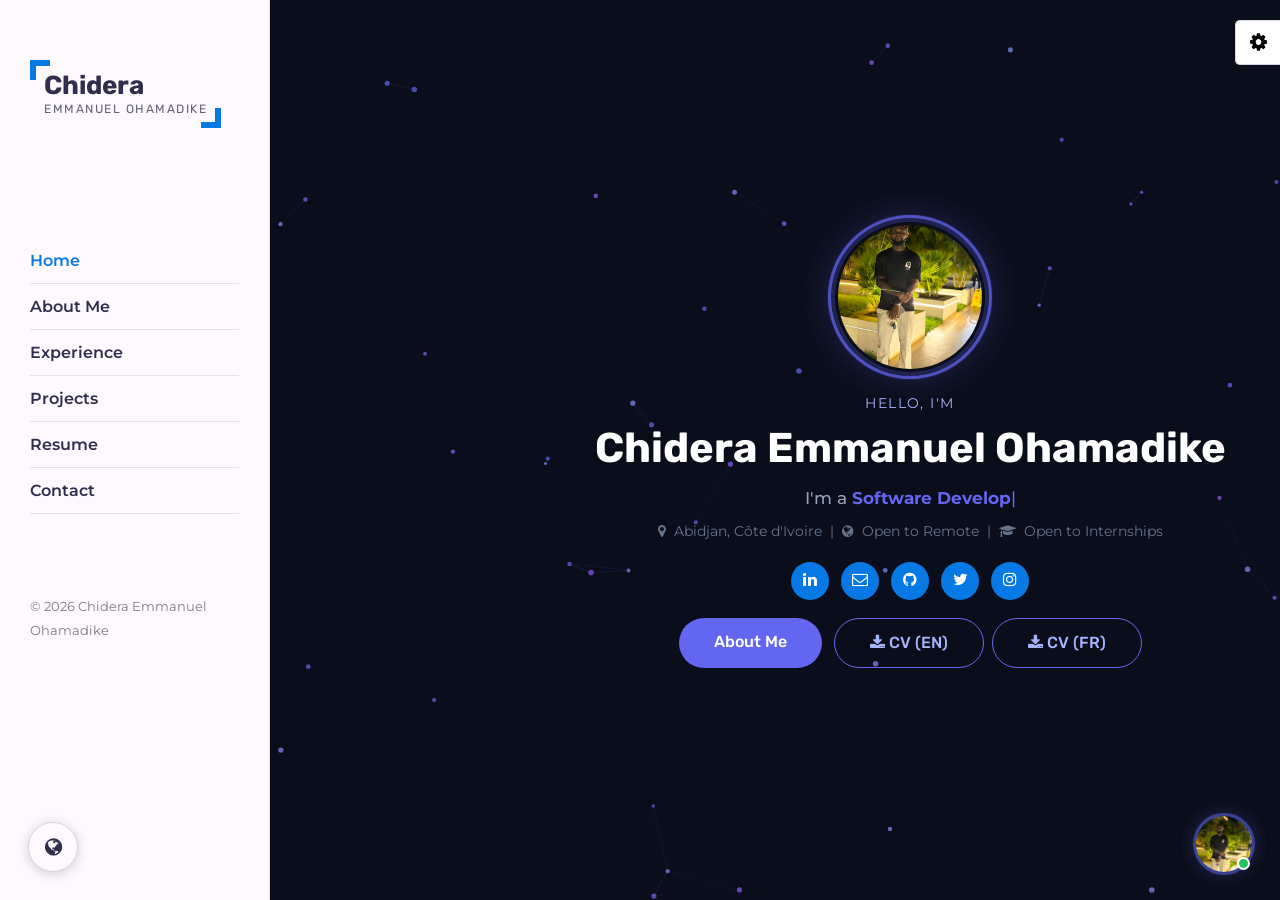
<file: index.html>
<!DOCTYPE html>
<html lang="en" dir="ltr">
  <head>
    <meta charset="utf-8">
    <title>Chidera Emmanuel Ohamadike</title>
    <meta name="viewport" content="width=device-width, initial-scale=1">
    <link rel="icon" href="assets/imgs/favicon.png">
    <link rel="stylesheet" href="./assets/style/style.css" type="text/css">
    <link rel="stylesheet" href="./assets/style/blue.css" type="text/css">
    <link rel="stylesheet" title="purple" class="alternate-style" href="./assets/style/purple.css" type="text/css" disabled>
    <link rel="stylesheet" title="red" class="alternate-style" href="./assets/style/red.css" type="text/css" disabled>
    <link rel="stylesheet" title="yellow" class="alternate-style" href="./assets/style/yellow.css" type="text/css" disabled>
    <link rel="stylesheet" title="green" class="alternate-style" href="./assets/style/green.css" type="text/css" disabled>
    <link rel="stylesheet" href="./assets/style/themeSwitcher.css" type="text/css">
    <link rel="stylesheet" href="https://cdnjs.cloudflare.com/ajax/libs/font-awesome/4.7.0/css/font-awesome.min.css">
  </head>
  <body>
    <!-- Preloader -->
    <div class="preloader"><div class="loader"></div></div>
    <!-- Main Container -->
    <div class="main-container">
      <!-- Aside -->
      <div class="aside">
        <div class="nav-toggler"><span></span></div>
        <div class="aside-inner">
          <div class="logo"><a href="index.html"><span class="first-name">Chidera</span><span class="last-name">Emmanuel Ohamadike</span></a></div>
          <nav class="nav">
            <ul>
              <li><a href="index.html" class="active"> Home </a></li>
              <li><a href="about.html"> About Me</a></li>
              <li><a href="experience.html"> Experience </a></li>
              <li><a href="projects.html"> Projects </a></li>
              <li><a href="resume.html"> Resume </a></li>
              <li><a href="contact.html"> Contact </a></li>
            </ul>
          </nav>
          <footer><small>&copy; 2026 Chidera Emmanuel Ohamadike</small></footer>
        </div>
      </div>
      <!-- Main Content -->
      <div class="main-content">
        <!-- Home Section -->
        <section class="home section active" id="home">
          <canvas id="portfolioParticles"></canvas>
          <div class="container">
            <div class="intro">
              <img src="assets/imgs/emmanuel.jpeg" alt="Chidera Emmanuel Ohamadike" class="shadow-dark intro-avatar">
              <p class="intro-greeting">Hello, I'm</p>
              <h1>Chidera Emmanuel Ohamadike</h1>
              <p class="intro-roles">
                <span class="intro-role-prefix">I'm a </span>
                <span class="intro-typewriter" id="introTypewriter"></span><span class="intro-cursor">|</span>
              </p>
              <p class="intro-location"><i class="fa fa-map-marker"></i> Abidjan, Côte d'Ivoire &nbsp;|&nbsp; <i class="fa fa-globe"></i> Open to Remote &nbsp;|&nbsp; <i class="fa fa-graduation-cap"></i> Open to Internships</p>
              <div class="social-link">
                <a href="https://www.linkedin.com/in/emmanuel-ohamadike-767195196/" target="_blank" title="LinkedIn"><i class="fa fa-linkedin"></i></a>
                <a href="mailto:ohamadikee98@gmail.com" target="_blank" title="Email"><i class="fa fa-envelope-o"></i></a>
                <a href="https://github.com/EmmaSantos11" target="_blank" title="GitHub"><i class="fa fa-github"></i></a>
                <a href="https://x.com/bera_santos2" target="_blank" title="X / Twitter"><i class="fa fa-twitter"></i></a>
                <a href="https://www.instagram.com/_bera_santos" target="_blank" title="Instagram"><i class="fa fa-instagram"></i></a>
              </div>
              <div class="intro-cta">
                <a href="about.html" class="btn intro-btn-primary">About Me</a>
                <div class="intro-cv-group">
                  <a href="assets/resume/Ohamadike Chidera Emmanuel.pdf" download class="btn intro-btn-secondary"><i class="fa fa-download"></i> CV (EN)</a>
                  <a href="assets/resume/Ohamadike Chidera Emmanuel FR.pdf" download class="btn intro-btn-secondary"><i class="fa fa-download"></i> CV (FR)</a>
                </div>
              </div>
            </div>
          </div>
        </section>
      </div>
    </div>

    <!-- AI Chat Widget -->
    <div class="ai-chat-widget" id="aiChatWidget">
      <div class="ai-chat-box" id="aiChatBox">
        <div class="ai-chat-header">
          <div class="ai-chat-header-info">
            <div class="ai-chat-avatar">
              <img src="assets/imgs/emmanuel.jpeg" alt="Bera AI" class="ai-avatar-photo-sm">
            </div>
            <div>
              <strong>Ask Bera's AI</strong>
              <span>Powered by Claude &bull; Online</span>
            </div>
          </div>
          <button class="ai-chat-close" id="aiChatClose" aria-label="Close chat">&times;</button>
        </div>
        <div class="ai-chat-messages" id="aiChatMessages">
          <div class="ai-msg ai-msg-bot">
            <p>Hi! I'm an AI assistant that knows about Bera's skills, projects, and experience. Ask me anything — "What projects has he worked on?", "Is he open to remote work?", "What are his strongest skills?"</p>
          </div>
        </div>
        <div class="ai-chat-input-area">
          <input type="text" id="aiChatInput" class="ai-chat-input" placeholder="Ask something..." autocomplete="off">
          <button class="ai-chat-send" id="aiChatSend" aria-label="Send message">
            <i class="fa fa-paper-plane"></i>
          </button>
        </div>
      </div>
      <button class="ai-chat-toggle" id="aiChatToggle" aria-label="Open AI chat">
        <img src="assets/imgs/emmanuel.jpeg" alt="Bera AI" class="ai-avatar-photo">
        <span class="ai-avatar-online"></span>
      </button>
    </div>

    <!-- Theme Switcher -->
    <div class="theme-switch">
      <div class="toggle-theme-switcher"><i class="fa fa-cog fa-spin"></i></div>
      <h5>Theme Switch</h5>
      <ul>
        <li><a href="javascript:void(0);" title="red" style="background-color:#e40017;" onclick="setActiveStyle('red')"></a></li>
        <li><a href="javascript:void(0);" title="blue" style="background-color:#0779e4;" onclick="setActiveStyle('blue')"></a></li>
        <li><a href="javascript:void(0);" title="green" style="background-color:#57d131;" onclick="setActiveStyle('green')"></a></li>
        <li><a href="javascript:void(0);" title="purple" style="background-color:#a100ff;" onclick="setActiveStyle('purple')"></a></li>
        <li><a href="javascript:void(0);" title="yellow" style="background-color:#ffcc00;" onclick="setActiveStyle('yellow')"></a></li>
      </ul>
      <h5>Mode Switch</h5>
      <label><input type="radio" class="mode-switch" name="body-mode" value="light" checked="true"> Light</label>
      <label><input type="radio" class="mode-switch" name="body-mode" value="dark"> Dark</label>
    </div>

    <!-- Translate Widget -->
    <div class="translate-widget" id="translateWidget">
      <button class="translate-toggle" id="translateToggle" aria-label="Translate this page" title="Translate"><i class="fa fa-globe"></i></button>
      <div class="translate-panel" id="translatePanel">
        <span class="translate-label">Translate page</span>
        <div id="google_translate_element"></div>
      </div>
    </div>
    <script type="text/javascript">
      function googleTranslateElementInit() {
        new google.translate.TranslateElement({pageLanguage: 'en', layout: google.translate.TranslateElement.InlineLayout.SIMPLE, autoDisplay: false}, 'google_translate_element');
      }
    </script>
    <script type="text/javascript" src="https://translate.google.com/translate_a/element.js?cb=googleTranslateElementInit"></script>

    <script src="./assets/script/script.js"></script>
    <script src="./assets/script/themeSwitcher.js"></script>
  </body>
</html>
</file>
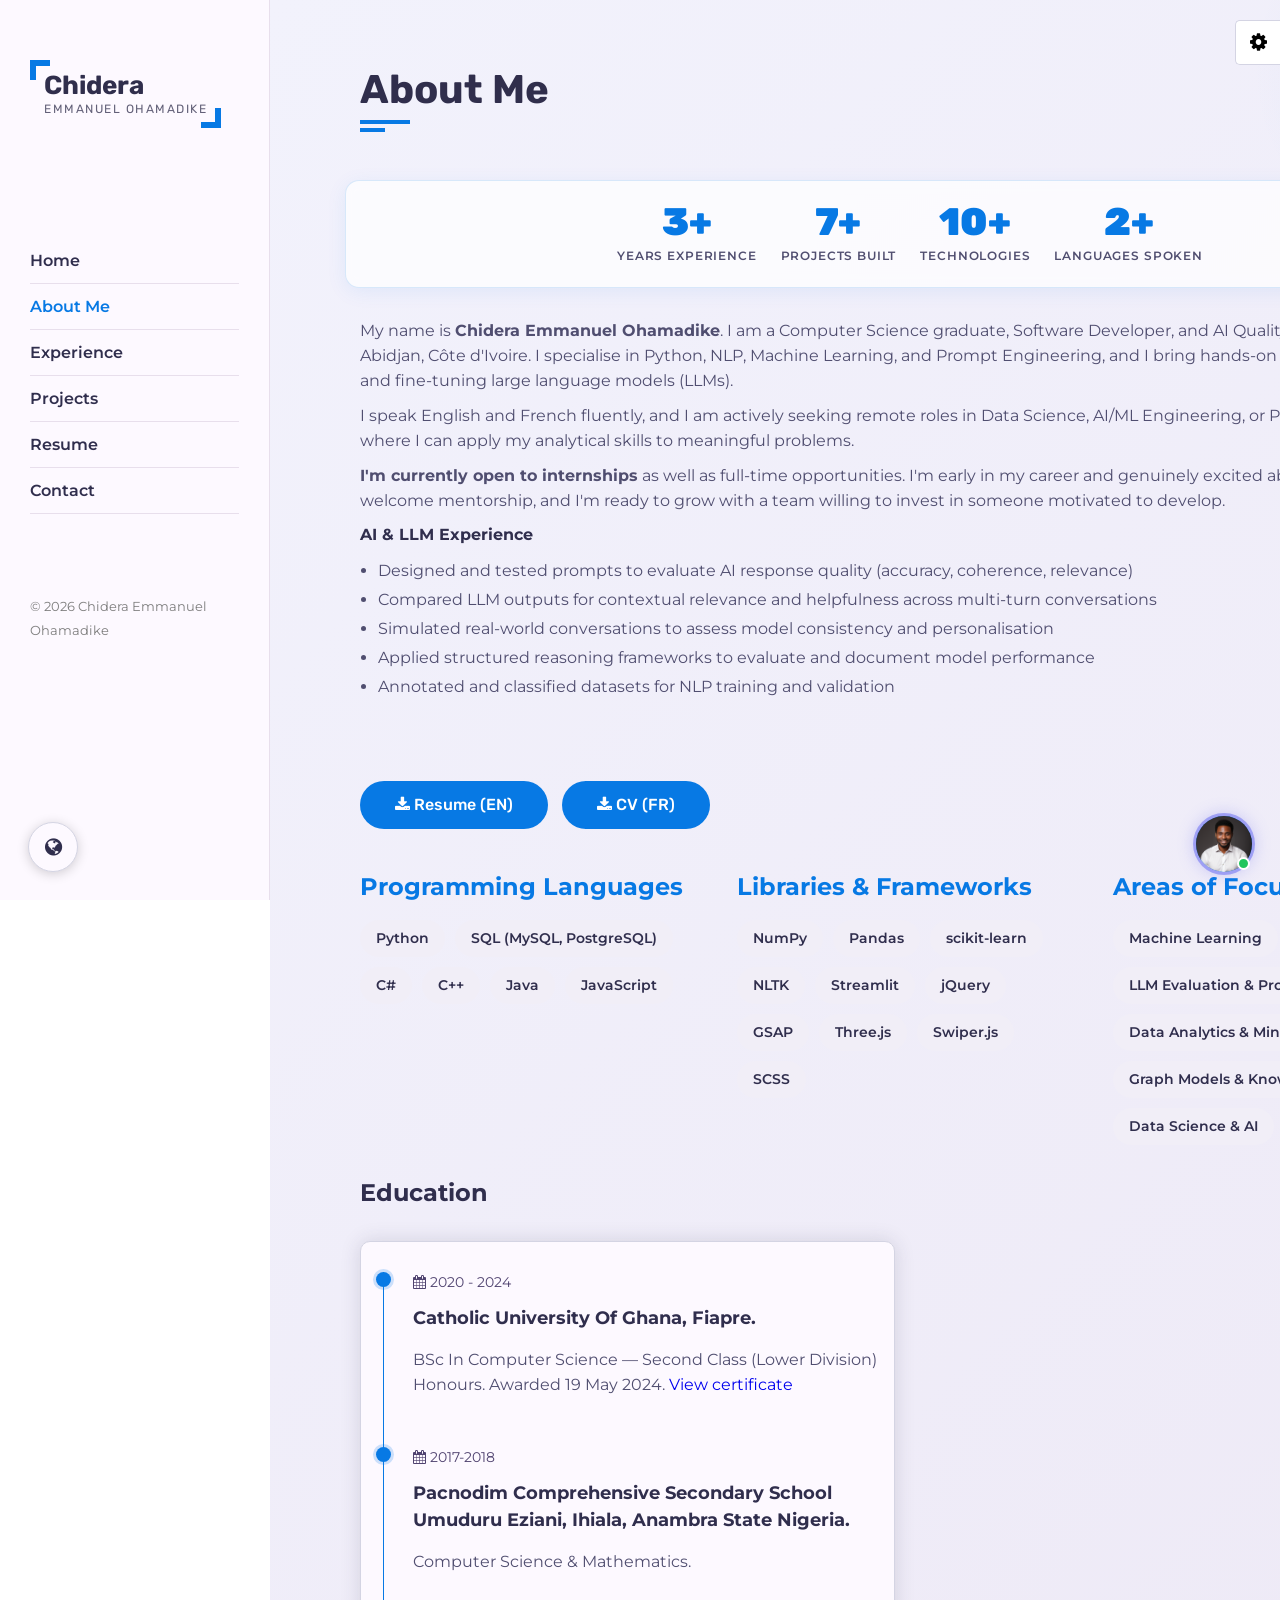
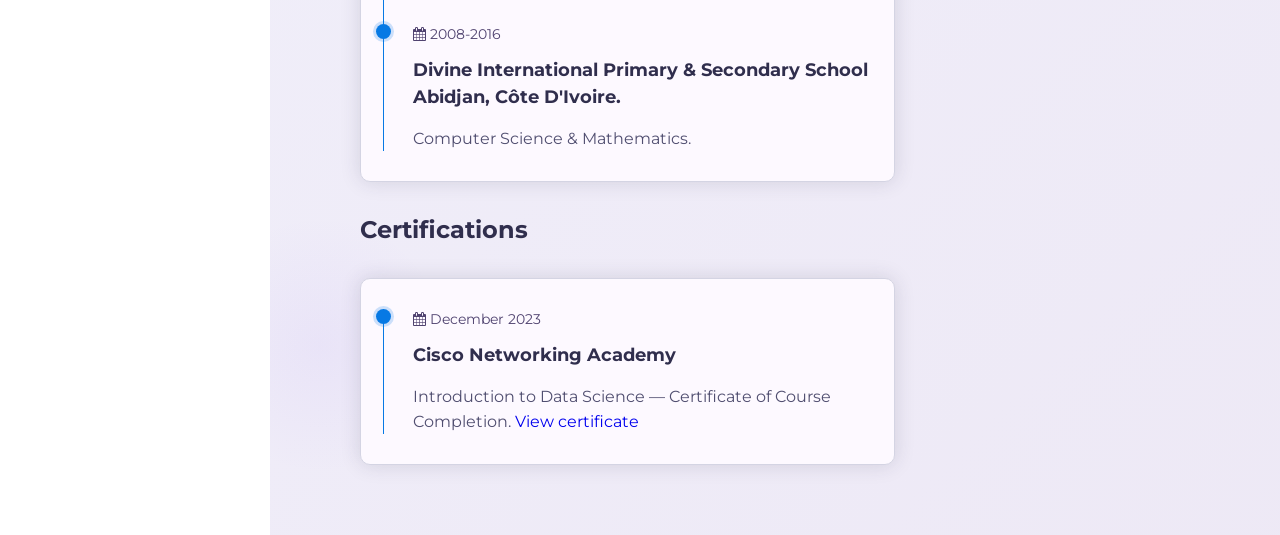
<file: about.html>
<!DOCTYPE html>
<html lang="en" dir="ltr">
  <head>
    <meta charset="utf-8">
    <title>About Me — Chidera Emmanuel Ohamadike</title>
    <meta name="viewport" content="width=device-width, initial-scale=1">
    <link rel="icon" href="assets/imgs/favicon.png">
    <link rel="stylesheet" href="./assets/style/style.css" type="text/css">
    <link rel="stylesheet" href="./assets/style/blue.css" type="text/css">
    <link rel="stylesheet" title="purple" class="alternate-style" href="./assets/style/purple.css" type="text/css" disabled>
    <link rel="stylesheet" title="red" class="alternate-style" href="./assets/style/red.css" type="text/css" disabled>
    <link rel="stylesheet" title="yellow" class="alternate-style" href="./assets/style/yellow.css" type="text/css" disabled>
    <link rel="stylesheet" title="green" class="alternate-style" href="./assets/style/green.css" type="text/css" disabled>
    <link rel="stylesheet" href="./assets/style/themeSwitcher.css" type="text/css">
    <link rel="stylesheet" href="https://cdnjs.cloudflare.com/ajax/libs/font-awesome/4.7.0/css/font-awesome.min.css">
  </head>
  <body>
    <div class="preloader"><div class="loader"></div></div>
    <div class="main-container">
      <div class="aside">
        <div class="nav-toggler"><span></span></div>
        <div class="aside-inner">
          <div class="logo"><a href="index.html"><span class="first-name">Chidera</span><span class="last-name">Emmanuel Ohamadike</span></a></div>
          <nav class="nav">
            <ul>
              <li><a href="index.html"> Home </a></li>
              <li><a href="about.html" class="active"> About Me</a></li>
              <li><a href="experience.html"> Experience </a></li>
              <li><a href="projects.html"> Projects </a></li>
              <li><a href="resume.html"> Resume </a></li>
              <li><a href="contact.html"> Contact </a></li>
            </ul>
          </nav>
          <footer><small>&copy; 2026 Chidera Emmanuel Ohamadike</small></footer>
        </div>
      </div>
      <div class="main-content">
        <section class="about section active" id="about">
          <div class="container">
            <div class="row">
              <div class="section-title padd-15">
                <h2>About Me</h2>
              </div>
            </div>
            <!-- Stats Counters -->
            <div class="row">
              <div class="about-stats padd-15">
                <div class="stat-item">
                  <div class="stat-num" data-target="3">0+</div>
                  <div class="stat-label">Years Experience</div>
                </div>
                <div class="stat-item">
                  <div class="stat-num" data-target="7">0+</div>
                  <div class="stat-label">Projects Built</div>
                </div>
                <div class="stat-item">
                  <div class="stat-num" data-target="10">0+</div>
                  <div class="stat-label">Technologies</div>
                </div>
                <div class="stat-item">
                  <div class="stat-num" data-target="2">0+</div>
                  <div class="stat-label">Languages Spoken</div>
                </div>
              </div>
            </div>
            <div class="row">
              <div class="about-content padd-15">
                <div class="row">
                  <div class="about-text padd-15">
                    <p>My name is <strong>Chidera Emmanuel Ohamadike</strong>. I am a Computer Science graduate, Software Developer, and AI Quality Analyst based in Abidjan, Côte d'Ivoire. I specialise in Python, NLP, Machine Learning, and Prompt Engineering, and I bring hands-on experience evaluating and fine-tuning large language models (LLMs).</p>
                    <p style="margin-top:10px;">I speak English and French fluently, and I am actively seeking remote roles in Data Science, AI/ML Engineering, or Prompt Engineering where I can apply my analytical skills to meaningful problems.</p>
                    <p style="margin-top:10px;"><strong>I'm currently open to internships</strong> as well as full-time opportunities. I'm early in my career and genuinely excited about it &mdash; I learn fast, welcome mentorship, and I'm ready to grow with a team willing to invest in someone motivated to develop.</p>
                  </div>
                  <div class="about-text padd-15" style="margin-top:10px;">
                    <h4 style="font-weight:700; color:#302e4d; margin-bottom:10px;">AI &amp; LLM Experience</h4>
                    <ul style="color:#504e70; line-height:1.8; padding-left:18px;">
                      <li>Designed and tested prompts to evaluate AI response quality (accuracy, coherence, relevance)</li>
                      <li>Compared LLM outputs for contextual relevance and helpfulness across multi-turn conversations</li>
                      <li>Simulated real-world conversations to assess model consistency and personalisation</li>
                      <li>Applied structured reasoning frameworks to evaluate and document model performance</li>
                      <li>Annotated and classified datasets for NLP training and validation</li>
                    </ul>
                  </div>
                </div>
                <div class="row">
                  <div class="personal-info padd-15">
                    <div class="row">
                      <div class="buttons padd-15">
                        <a href="assets/resume/Ohamadike Chidera Emmanuel.pdf" download class="btn" style="margin-right:10px;"><i class="fa fa-download"></i> Resume (EN)</a>
                        <a href="assets/resume/Ohamadike Chidera Emmanuel FR.pdf" download class="btn"><i class="fa fa-download"></i> CV (FR)</a>
                      </div>
                    </div>
                  </div>
                  <div class="skills padd-15">
                    <div class="row">
                      <h1 class="padd-15">Programming Languages</h1>
                      <div class="skill-tags padd-15">
                        <span class="skill-tag">Python</span>
                        <span class="skill-tag">SQL (MySQL, PostgreSQL)</span>
                        <span class="skill-tag">C#</span>
                        <span class="skill-tag">C++</span>
                        <span class="skill-tag">Java</span>
                        <span class="skill-tag">JavaScript</span>
                      </div>
                    </div>
                  </div>
                  <div class="skills padd-15">
                    <div class="row">
                      <h1 class="padd-15">Libraries &amp; Frameworks</h1>
                      <div class="skill-tags padd-15">
                        <span class="skill-tag">NumPy</span>
                        <span class="skill-tag">Pandas</span>
                        <span class="skill-tag">scikit-learn</span>
                        <span class="skill-tag">NLTK</span>
                        <span class="skill-tag">Streamlit</span>
                        <span class="skill-tag">jQuery</span>
                        <span class="skill-tag">GSAP</span>
                        <span class="skill-tag">Three.js</span>
                        <span class="skill-tag">Swiper.js</span>
                        <span class="skill-tag">SCSS</span>
                      </div>
                    </div>
                  </div>
                  <div class="skills padd-15">
                    <div class="row">
                      <h1 class="padd-15">Areas of Focus</h1>
                      <div class="skill-tags padd-15">
                        <span class="skill-tag">Machine Learning</span>
                        <span class="skill-tag">NLP</span>
                        <span class="skill-tag">LLM Evaluation &amp; Prompt Engineering</span>
                        <span class="skill-tag">Data Analytics &amp; Mining</span>
                        <span class="skill-tag">Graph Models &amp; Knowledge Graphs</span>
                        <span class="skill-tag">Data Science &amp; AI</span>
                        <span class="skill-tag">Web Development</span>
                      </div>
                    </div>
                  </div>
                </div>
                <div class="row">
                  <div class="education padd-15">
                    <h3 class="title">Education</h3>
                    <div class="timeline-box padd-15">
                      <div class="row">
                        <div class="timeline shadow-dark">
                          <div class="timeline-item">
                            <div class="circle-dot"></div>
                            <h6 class="timeline-date"><i class="fa fa-calendar"></i> 2020 - 2024</h6>
                            <h4 class="timeline-title">Catholic University of Ghana, Fiapre.</h4>
                            <p class="timeline-text">BSc In Computer Science — Second Class (Lower Division) Honours. Awarded 19 May 2024. <a href="assets/imgs/cert-bsc-computer-science.jpeg" target="_blank" rel="noopener">View certificate</a></p>
                          </div>
                          <div class="timeline-item">
                            <div class="circle-dot"></div>
                            <h6 class="timeline-date"><i class="fa fa-calendar"></i> 2017-2018</h6>
                            <h4 class="timeline-title">Pacnodim Comprehensive Secondary School Umuduru Eziani, Ihiala, Anambra State Nigeria.</h4>
                            <p class="timeline-text">Computer Science &amp; Mathematics.</p>
                          </div>
                          <div class="timeline-item">
                            <div class="circle-dot"></div>
                            <h6 class="timeline-date"><i class="fa fa-calendar"></i> 2008-2016</h6>
                            <h4 class="timeline-title">Divine International Primary &amp; Secondary School Abidjan, Côte d'Ivoire.</h4>
                            <p class="timeline-text">Computer Science &amp; Mathematics.</p>
                          </div>
                        </div>
                      </div>
                    </div>
                  </div>
                </div>
                <div class="row">
                  <div class="education padd-15">
                    <h3 class="title">Certifications</h3>
                    <div class="timeline-box padd-15">
                      <div class="row">
                        <div class="timeline shadow-dark">
                          <div class="timeline-item">
                            <div class="circle-dot"></div>
                            <h6 class="timeline-date"><i class="fa fa-calendar"></i> December 2023</h6>
                            <h4 class="timeline-title">Cisco Networking Academy</h4>
                            <p class="timeline-text">Introduction to Data Science — Certificate of Course Completion. <a href="assets/imgs/cert-cisco-data-science.jpeg" target="_blank" rel="noopener">View certificate</a></p>
                          </div>
                        </div>
                      </div>
                    </div>
                  </div>
                </div>
              </div>
            </div>
          </div>
        </section>
      </div>
    </div>

    <!-- AI Chat Widget -->
    <div class="ai-chat-widget" id="aiChatWidget">
      <div class="ai-chat-box" id="aiChatBox">
        <div class="ai-chat-header">
          <div class="ai-chat-header-info">
            <div class="ai-chat-avatar">
              <img src="assets/imgs/MyP.png" alt="Bera AI" class="ai-avatar-photo-sm">
            </div>
            <div>
              <strong>Ask Bera's AI</strong>
              <span>Powered by Claude &bull; Online</span>
            </div>
          </div>
          <button class="ai-chat-close" id="aiChatClose" aria-label="Close chat">&times;</button>
        </div>
        <div class="ai-chat-messages" id="aiChatMessages">
          <div class="ai-msg ai-msg-bot">
            <p>Hi! I'm an AI assistant that knows about Bera's skills, projects, and experience. Ask me anything!</p>
          </div>
        </div>
        <div class="ai-chat-input-area">
          <input type="text" id="aiChatInput" class="ai-chat-input" placeholder="Ask something..." autocomplete="off">
          <button class="ai-chat-send" id="aiChatSend" aria-label="Send message"><i class="fa fa-paper-plane"></i></button>
        </div>
      </div>
      <button class="ai-chat-toggle" id="aiChatToggle" aria-label="Open AI chat">
        <img src="assets/imgs/MyP.png" alt="Bera AI" class="ai-avatar-photo">
        <span class="ai-avatar-online"></span>
      </button>
    </div>

    <!-- Theme Switcher -->
    <div class="theme-switch">
      <div class="toggle-theme-switcher"><i class="fa fa-cog fa-spin"></i></div>
      <h5>Theme Switch</h5>
      <ul>
        <li><a href="javascript:void(0);" title="red" style="background-color:#e40017;" onclick="setActiveStyle('red')"></a></li>
        <li><a href="javascript:void(0);" title="blue" style="background-color:#0779e4;" onclick="setActiveStyle('blue')"></a></li>
        <li><a href="javascript:void(0);" title="green" style="background-color:#57d131;" onclick="setActiveStyle('green')"></a></li>
        <li><a href="javascript:void(0);" title="purple" style="background-color:#a100ff;" onclick="setActiveStyle('purple')"></a></li>
        <li><a href="javascript:void(0);" title="yellow" style="background-color:#ffcc00;" onclick="setActiveStyle('yellow')"></a></li>
      </ul>
      <h5>Mode Switch</h5>
      <label><input type="radio" class="mode-switch" name="body-mode" value="light" checked="true"> Light</label>
      <label><input type="radio" class="mode-switch" name="body-mode" value="dark"> Dark</label>
    </div>

    <!-- Translate Widget -->
    <div class="translate-widget" id="translateWidget">
      <button class="translate-toggle" id="translateToggle" aria-label="Translate this page" title="Translate"><i class="fa fa-globe"></i></button>
      <div class="translate-panel" id="translatePanel">
        <span class="translate-label">Translate page</span>
        <div id="google_translate_element"></div>
      </div>
    </div>
    <script type="text/javascript">
      function googleTranslateElementInit() {
        new google.translate.TranslateElement({pageLanguage: 'en', layout: google.translate.TranslateElement.InlineLayout.SIMPLE, autoDisplay: false}, 'google_translate_element');
      }
    </script>
    <script type="text/javascript" src="https://translate.google.com/translate_a/element.js?cb=googleTranslateElementInit"></script>

    <script src="./assets/script/script.js"></script>
    <script src="./assets/script/themeSwitcher.js"></script>
  </body>
</html>
</file>
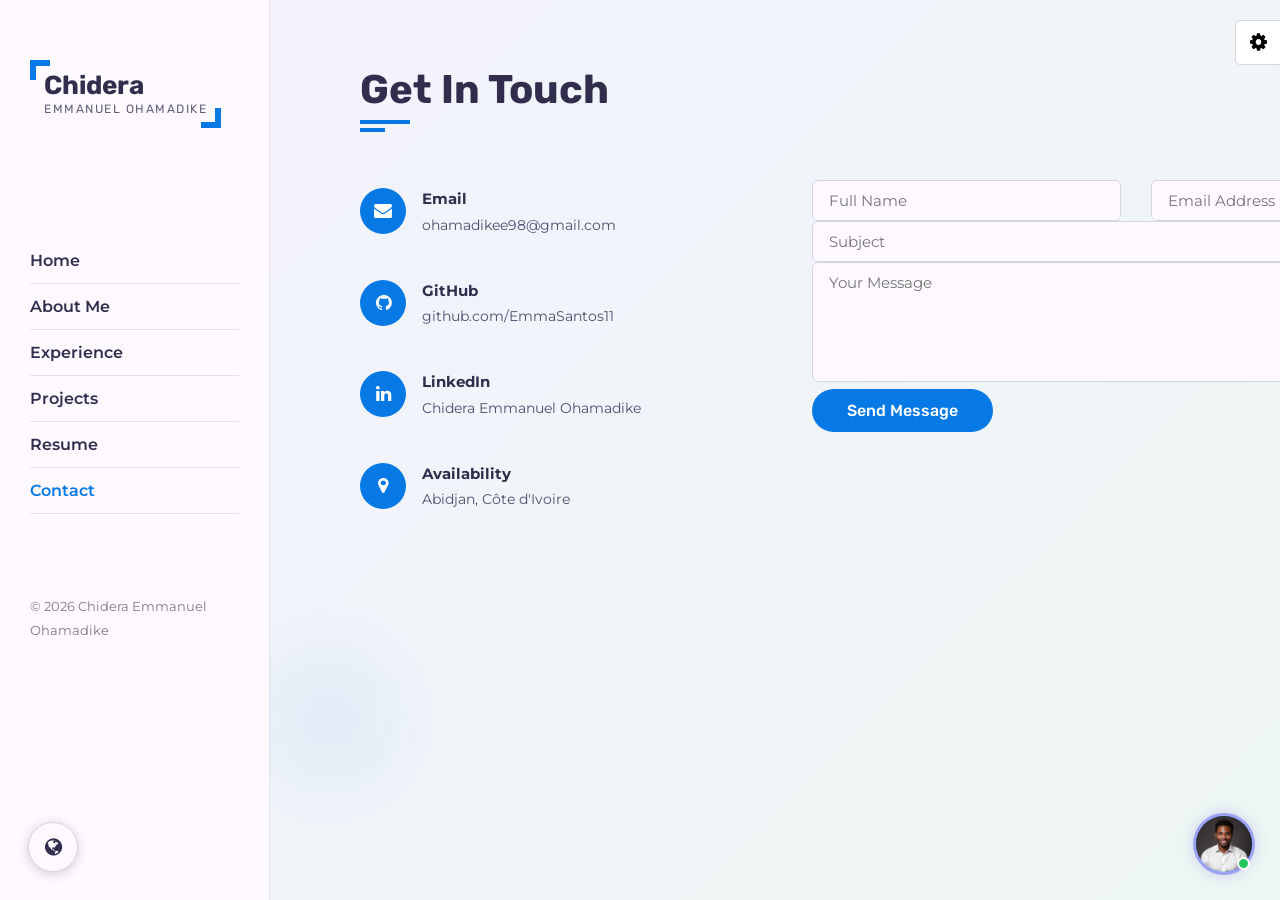
<file: contact.html>
<!DOCTYPE html>
<html lang="en" dir="ltr">
  <head>
    <meta charset="utf-8">
    <title>Contact — Chidera Emmanuel Ohamadike</title>
    <meta name="viewport" content="width=device-width, initial-scale=1">
    <link rel="icon" href="assets/imgs/favicon.png">
    <link rel="stylesheet" href="./assets/style/style.css" type="text/css">
    <link rel="stylesheet" href="./assets/style/blue.css" type="text/css">
    <link rel="stylesheet" title="purple" class="alternate-style" href="./assets/style/purple.css" type="text/css" disabled>
    <link rel="stylesheet" title="red" class="alternate-style" href="./assets/style/red.css" type="text/css" disabled>
    <link rel="stylesheet" title="yellow" class="alternate-style" href="./assets/style/yellow.css" type="text/css" disabled>
    <link rel="stylesheet" title="green" class="alternate-style" href="./assets/style/green.css" type="text/css" disabled>
    <link rel="stylesheet" href="./assets/style/themeSwitcher.css" type="text/css">
    <link rel="stylesheet" href="https://cdnjs.cloudflare.com/ajax/libs/font-awesome/4.7.0/css/font-awesome.min.css">
  </head>
  <body>
    <div class="preloader"><div class="loader"></div></div>
    <div class="main-container">
      <div class="aside">
        <div class="nav-toggler"><span></span></div>
        <div class="aside-inner">
          <div class="logo"><a href="index.html"><span class="first-name">Chidera</span><span class="last-name">Emmanuel Ohamadike</span></a></div>
          <nav class="nav">
            <ul>
              <li><a href="index.html"> Home </a></li>
              <li><a href="about.html"> About Me</a></li>
              <li><a href="experience.html"> Experience </a></li>
              <li><a href="projects.html"> Projects </a></li>
              <li><a href="resume.html"> Resume </a></li>
              <li><a href="contact.html" class="active"> Contact </a></li>
            </ul>
          </nav>
          <footer><small>&copy; 2026 Chidera Emmanuel Ohamadike</small></footer>
        </div>
      </div>
      <div class="main-content">
        <section class="contact section active" id="contact">
          <div class="container">
            <div class="row">
              <div class="section-title padd-15">
                <h2>Get In Touch</h2>
              </div>
            </div>
            <div class="row">
              <div class="contact-content padd-15">
                <div class="row">
                  <!-- Contact Info -->
                  <div class="contact-info padd-15">
                    <a class="contact-info-item" href="mailto:ohamadikee98@gmail.com">
                      <div class="contact-info-icon"><i class="fa fa-envelope"></i></div>
                      <div class="contact-info-text">
                        <h4>Email</h4>
                        <p>ohamadikee98@gmail.com</p>
                      </div>
                    </a>
                    <a class="contact-info-item" href="https://github.com/EmmaSantos11" target="_blank">
                      <div class="contact-info-icon"><i class="fa fa-github"></i></div>
                      <div class="contact-info-text">
                        <h4>GitHub</h4>
                        <p>github.com/EmmaSantos11</p>
                      </div>
                    </a>
                    <a class="contact-info-item" href="https://www.linkedin.com/in/emmanuel-ohamadike-767195196/" target="_blank">
                      <div class="contact-info-icon"><i class="fa fa-linkedin"></i></div>
                      <div class="contact-info-text">
                        <h4>LinkedIn</h4>
                        <p>Chidera Emmanuel Ohamadike</p>
                      </div>
                    </a>
                    <div class="contact-info-item">
                      <div class="contact-info-icon"><i class="fa fa-map-marker"></i></div>
                      <div class="contact-info-text">
                        <h4>Availability</h4>
                        <p>Abidjan, C&ocirc;te d'Ivoire</p>
                      </div>
                    </div>
                  </div>
                  <!-- Contact Form -->
                  <div class="contact-form padd-15">
                    <div class="row">
                      <div class="form-item padd-15">
                        <div class="form-group">
                          <input type="text" id="contact-name" class="form-control" placeholder="Full Name" required>
                        </div>
                      </div>
                      <div class="form-item padd-15">
                        <div class="form-group">
                          <input type="email" id="contact-email" class="form-control" placeholder="Email Address" required>
                        </div>
                      </div>
                    </div>
                    <div class="row">
                      <div class="form-item col-12 padd-15">
                        <div class="form-group">
                          <input type="text" id="contact-subject" class="form-control" placeholder="Subject">
                        </div>
                      </div>
                    </div>
                    <div class="row">
                      <div class="form-item col-12 padd-15">
                        <div class="form-group">
                          <textarea id="contact-message" class="form-control" rows="5" placeholder="Your Message" required></textarea>
                        </div>
                      </div>
                    </div>
                    <div class="row">
                      <div class="col-12 padd-15">
                        <button type="button" class="btn" id="contact-send-btn" onclick="sendContactEmail()">Send Message</button>
                        <p id="contact-status" style="margin-top:0.8rem; font-size:0.9rem;"></p>
                      </div>
                    </div>
                  </div>
                </div>
              </div>
            </div>
          </div>
        </section>
      </div>
    </div>

    <!-- AI Chat Widget -->
    <div class="ai-chat-widget" id="aiChatWidget">
      <div class="ai-chat-box" id="aiChatBox">
        <div class="ai-chat-header">
          <div class="ai-chat-header-info">
            <div class="ai-chat-avatar">
              <img src="assets/imgs/MyP.png" alt="Bera AI" class="ai-avatar-photo-sm">
            </div>
            <div>
              <strong>Ask Bera's AI</strong>
              <span>Powered by Claude &bull; Online</span>
            </div>
          </div>
          <button class="ai-chat-close" id="aiChatClose" aria-label="Close chat">&times;</button>
        </div>
        <div class="ai-chat-messages" id="aiChatMessages">
          <div class="ai-msg ai-msg-bot">
            <p>Hi! I'm an AI assistant that knows about Bera's skills, projects, and experience. Ask me anything!</p>
          </div>
        </div>
        <div class="ai-chat-input-area">
          <input type="text" id="aiChatInput" class="ai-chat-input" placeholder="Ask something..." autocomplete="off">
          <button class="ai-chat-send" id="aiChatSend" aria-label="Send message"><i class="fa fa-paper-plane"></i></button>
        </div>
      </div>
      <button class="ai-chat-toggle" id="aiChatToggle" aria-label="Open AI chat">
        <img src="assets/imgs/MyP.png" alt="Bera AI" class="ai-avatar-photo">
        <span class="ai-avatar-online"></span>
      </button>
    </div>

    <!-- Theme Switcher -->
    <div class="theme-switch">
      <div class="toggle-theme-switcher"><i class="fa fa-cog fa-spin"></i></div>
      <h5>Theme Switch</h5>
      <ul>
        <li><a href="javascript:void(0);" title="red" style="background-color:#e40017;" onclick="setActiveStyle('red')"></a></li>
        <li><a href="javascript:void(0);" title="blue" style="background-color:#0779e4;" onclick="setActiveStyle('blue')"></a></li>
        <li><a href="javascript:void(0);" title="green" style="background-color:#57d131;" onclick="setActiveStyle('green')"></a></li>
        <li><a href="javascript:void(0);" title="purple" style="background-color:#a100ff;" onclick="setActiveStyle('purple')"></a></li>
        <li><a href="javascript:void(0);" title="yellow" style="background-color:#ffcc00;" onclick="setActiveStyle('yellow')"></a></li>
      </ul>
      <h5>Mode Switch</h5>
      <label><input type="radio" class="mode-switch" name="body-mode" value="light" checked="true"> Light</label>
      <label><input type="radio" class="mode-switch" name="body-mode" value="dark"> Dark</label>
    </div>

    <!-- Translate Widget -->
    <div class="translate-widget" id="translateWidget">
      <button class="translate-toggle" id="translateToggle" aria-label="Translate this page" title="Translate"><i class="fa fa-globe"></i></button>
      <div class="translate-panel" id="translatePanel">
        <span class="translate-label">Translate page</span>
        <div id="google_translate_element"></div>
      </div>
    </div>
    <script type="text/javascript">
      function googleTranslateElementInit() {
        new google.translate.TranslateElement({pageLanguage: 'en', layout: google.translate.TranslateElement.InlineLayout.SIMPLE, autoDisplay: false}, 'google_translate_element');
      }
    </script>
    <script type="text/javascript" src="https://translate.google.com/translate_a/element.js?cb=googleTranslateElementInit"></script>

    <script src="./assets/script/script.js"></script>
    <script src="./assets/script/themeSwitcher.js"></script>
  </body>
</html>
</file>
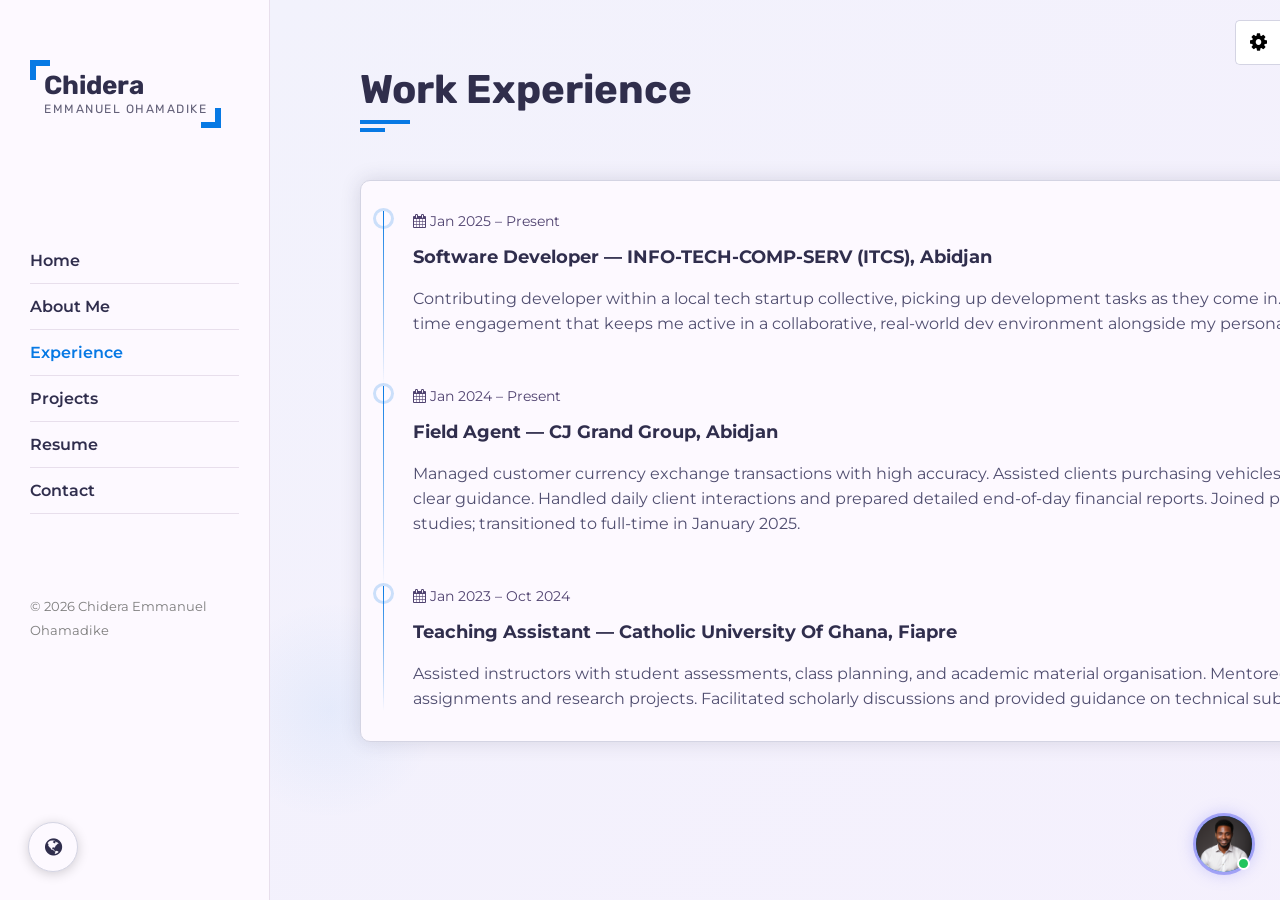
<file: experience.html>
<!DOCTYPE html>
<html lang="en" dir="ltr">
  <head>
    <meta charset="utf-8">
    <title>Experience — Chidera Emmanuel Ohamadike</title>
    <meta name="viewport" content="width=device-width, initial-scale=1">
    <link rel="icon" href="assets/imgs/favicon.png">
    <link rel="stylesheet" href="./assets/style/style.css" type="text/css">
    <link rel="stylesheet" href="./assets/style/blue.css" type="text/css">
    <link rel="stylesheet" title="purple" class="alternate-style" href="./assets/style/purple.css" type="text/css" disabled>
    <link rel="stylesheet" title="red" class="alternate-style" href="./assets/style/red.css" type="text/css" disabled>
    <link rel="stylesheet" title="yellow" class="alternate-style" href="./assets/style/yellow.css" type="text/css" disabled>
    <link rel="stylesheet" title="green" class="alternate-style" href="./assets/style/green.css" type="text/css" disabled>
    <link rel="stylesheet" href="./assets/style/themeSwitcher.css" type="text/css">
    <link rel="stylesheet" href="https://cdnjs.cloudflare.com/ajax/libs/font-awesome/4.7.0/css/font-awesome.min.css">
  </head>
  <body>
    <div class="preloader"><div class="loader"></div></div>
    <div class="main-container">
      <div class="aside">
        <div class="nav-toggler"><span></span></div>
        <div class="aside-inner">
          <div class="logo"><a href="index.html"><span class="first-name">Chidera</span><span class="last-name">Emmanuel Ohamadike</span></a></div>
          <nav class="nav">
            <ul>
              <li><a href="index.html"> Home </a></li>
              <li><a href="about.html"> About Me</a></li>
              <li><a href="experience.html" class="active"> Experience </a></li>
              <li><a href="projects.html"> Projects </a></li>
              <li><a href="resume.html"> Resume </a></li>
              <li><a href="contact.html"> Contact </a></li>
            </ul>
          </nav>
          <footer><small>&copy; 2026 Chidera Emmanuel Ohamadike</small></footer>
        </div>
      </div>
      <div class="main-content">
        <section class="experience section active" id="experience">
          <div class="container">
            <div class="row">
              <div class="section-title padd-15">
                <h2>Work Experience</h2>
              </div>
            </div>
            <div class="row">
              <div class="experience-content padd-15">
                <div class="timeline-box padd-15">
                  <div class="row">
                    <div class="timeline shadow-dark">
                      <div class="timeline-item">
                        <div class="circle-dot"></div>
                        <h6 class="timeline-date"><i class="fa fa-calendar"></i> Jan 2025 &ndash; Present</h6>
                        <h4 class="timeline-title">Software Developer &mdash; INFO-TECH-COMP-SERV (ITCS), Abidjan</h4>
                        <p class="timeline-text">
                          Contributing developer within a local tech startup collective, picking up development tasks as they come in. An ongoing part-time engagement that keeps me active in a collaborative, real-world dev environment alongside my personal projects.
                        </p>
                      </div>
                      <div class="timeline-item">
                        <div class="circle-dot"></div>
                        <h6 class="timeline-date"><i class="fa fa-calendar"></i> Jan 2024 &ndash; Present</h6>
                        <h4 class="timeline-title">Field Agent &mdash; CJ Grand Group, Abidjan</h4>
                        <p class="timeline-text">
                          Managed customer currency exchange transactions with high accuracy. Assisted clients purchasing vehicles and real estate with clear guidance. Handled daily client interactions and prepared detailed end-of-day financial reports. Joined part-time during studies; transitioned to full-time in January 2025.
                        </p>
                      </div>
                      <div class="timeline-item">
                        <div class="circle-dot"></div>
                        <h6 class="timeline-date"><i class="fa fa-calendar"></i> Jan 2023 &ndash; Oct 2024</h6>
                        <h4 class="timeline-title">Teaching Assistant &mdash; Catholic University of Ghana, Fiapre</h4>
                        <p class="timeline-text">
                          Assisted instructors with student assessments, class planning, and academic material organisation. Mentored students in assignments and research projects. Facilitated scholarly discussions and provided guidance on technical subjects.
                        </p>
                      </div>
                    </div>
                  </div>
                </div>
              </div>
            </div>
          </div>
        </section>
      </div>
    </div>

    <!-- AI Chat Widget -->
    <div class="ai-chat-widget" id="aiChatWidget">
      <div class="ai-chat-box" id="aiChatBox">
        <div class="ai-chat-header">
          <div class="ai-chat-header-info">
            <div class="ai-chat-avatar">
              <img src="assets/imgs/MyP.png" alt="Bera AI" class="ai-avatar-photo-sm">
            </div>
            <div>
              <strong>Ask Bera's AI</strong>
              <span>Powered by Claude &bull; Online</span>
            </div>
          </div>
          <button class="ai-chat-close" id="aiChatClose" aria-label="Close chat">&times;</button>
        </div>
        <div class="ai-chat-messages" id="aiChatMessages">
          <div class="ai-msg ai-msg-bot">
            <p>Hi! I'm an AI assistant that knows about Bera's skills, projects, and experience. Ask me anything!</p>
          </div>
        </div>
        <div class="ai-chat-input-area">
          <input type="text" id="aiChatInput" class="ai-chat-input" placeholder="Ask something..." autocomplete="off">
          <button class="ai-chat-send" id="aiChatSend" aria-label="Send message"><i class="fa fa-paper-plane"></i></button>
        </div>
      </div>
      <button class="ai-chat-toggle" id="aiChatToggle" aria-label="Open AI chat">
        <img src="assets/imgs/MyP.png" alt="Bera AI" class="ai-avatar-photo">
        <span class="ai-avatar-online"></span>
      </button>
    </div>

    <!-- Theme Switcher -->
    <div class="theme-switch">
      <div class="toggle-theme-switcher"><i class="fa fa-cog fa-spin"></i></div>
      <h5>Theme Switch</h5>
      <ul>
        <li><a href="javascript:void(0);" title="red" style="background-color:#e40017;" onclick="setActiveStyle('red')"></a></li>
        <li><a href="javascript:void(0);" title="blue" style="background-color:#0779e4;" onclick="setActiveStyle('blue')"></a></li>
        <li><a href="javascript:void(0);" title="green" style="background-color:#57d131;" onclick="setActiveStyle('green')"></a></li>
        <li><a href="javascript:void(0);" title="purple" style="background-color:#a100ff;" onclick="setActiveStyle('purple')"></a></li>
        <li><a href="javascript:void(0);" title="yellow" style="background-color:#ffcc00;" onclick="setActiveStyle('yellow')"></a></li>
      </ul>
      <h5>Mode Switch</h5>
      <label><input type="radio" class="mode-switch" name="body-mode" value="light" checked="true"> Light</label>
      <label><input type="radio" class="mode-switch" name="body-mode" value="dark"> Dark</label>
    </div>

    <!-- Translate Widget -->
    <div class="translate-widget" id="translateWidget">
      <button class="translate-toggle" id="translateToggle" aria-label="Translate this page" title="Translate"><i class="fa fa-globe"></i></button>
      <div class="translate-panel" id="translatePanel">
        <span class="translate-label">Translate page</span>
        <div id="google_translate_element"></div>
      </div>
    </div>
    <script type="text/javascript">
      function googleTranslateElementInit() {
        new google.translate.TranslateElement({pageLanguage: 'en', layout: google.translate.TranslateElement.InlineLayout.SIMPLE, autoDisplay: false}, 'google_translate_element');
      }
    </script>
    <script type="text/javascript" src="https://translate.google.com/translate_a/element.js?cb=googleTranslateElementInit"></script>

    <script src="./assets/script/script.js"></script>
    <script src="./assets/script/themeSwitcher.js"></script>
  </body>
</html>
</file>
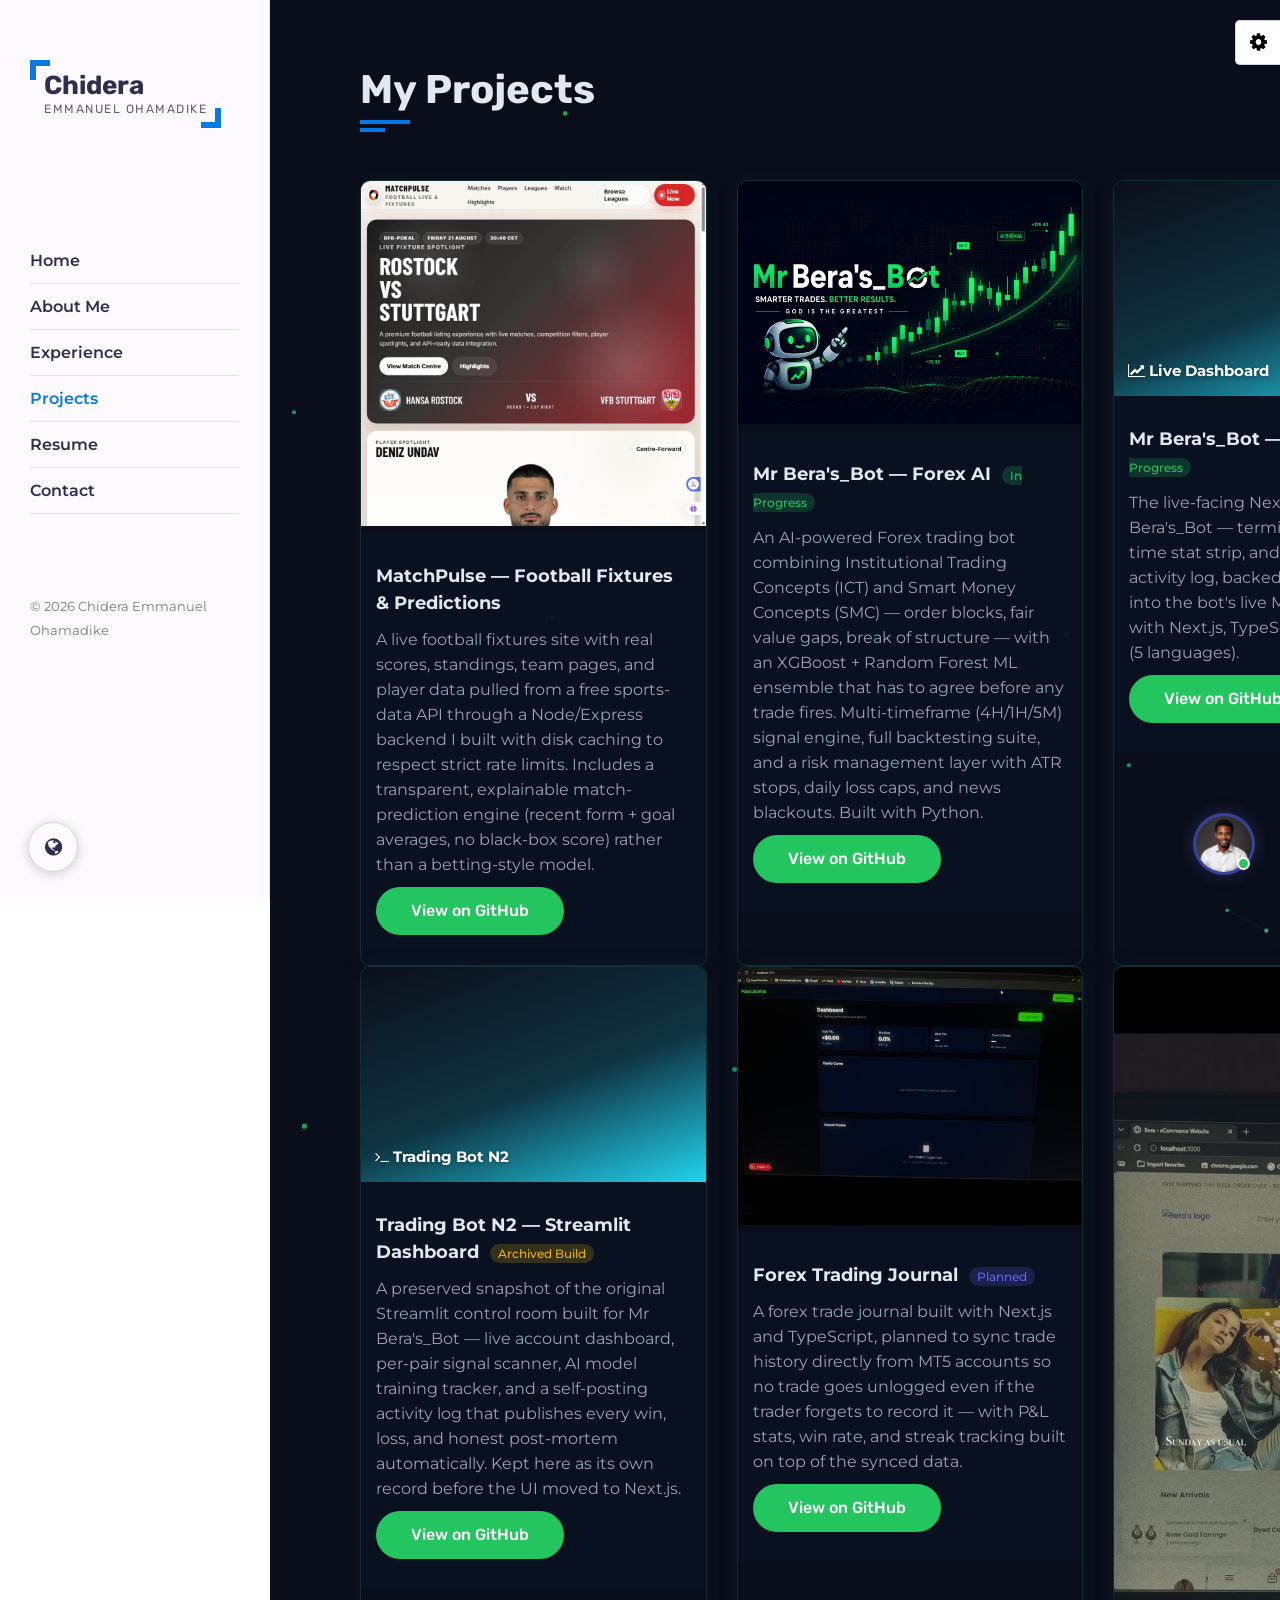
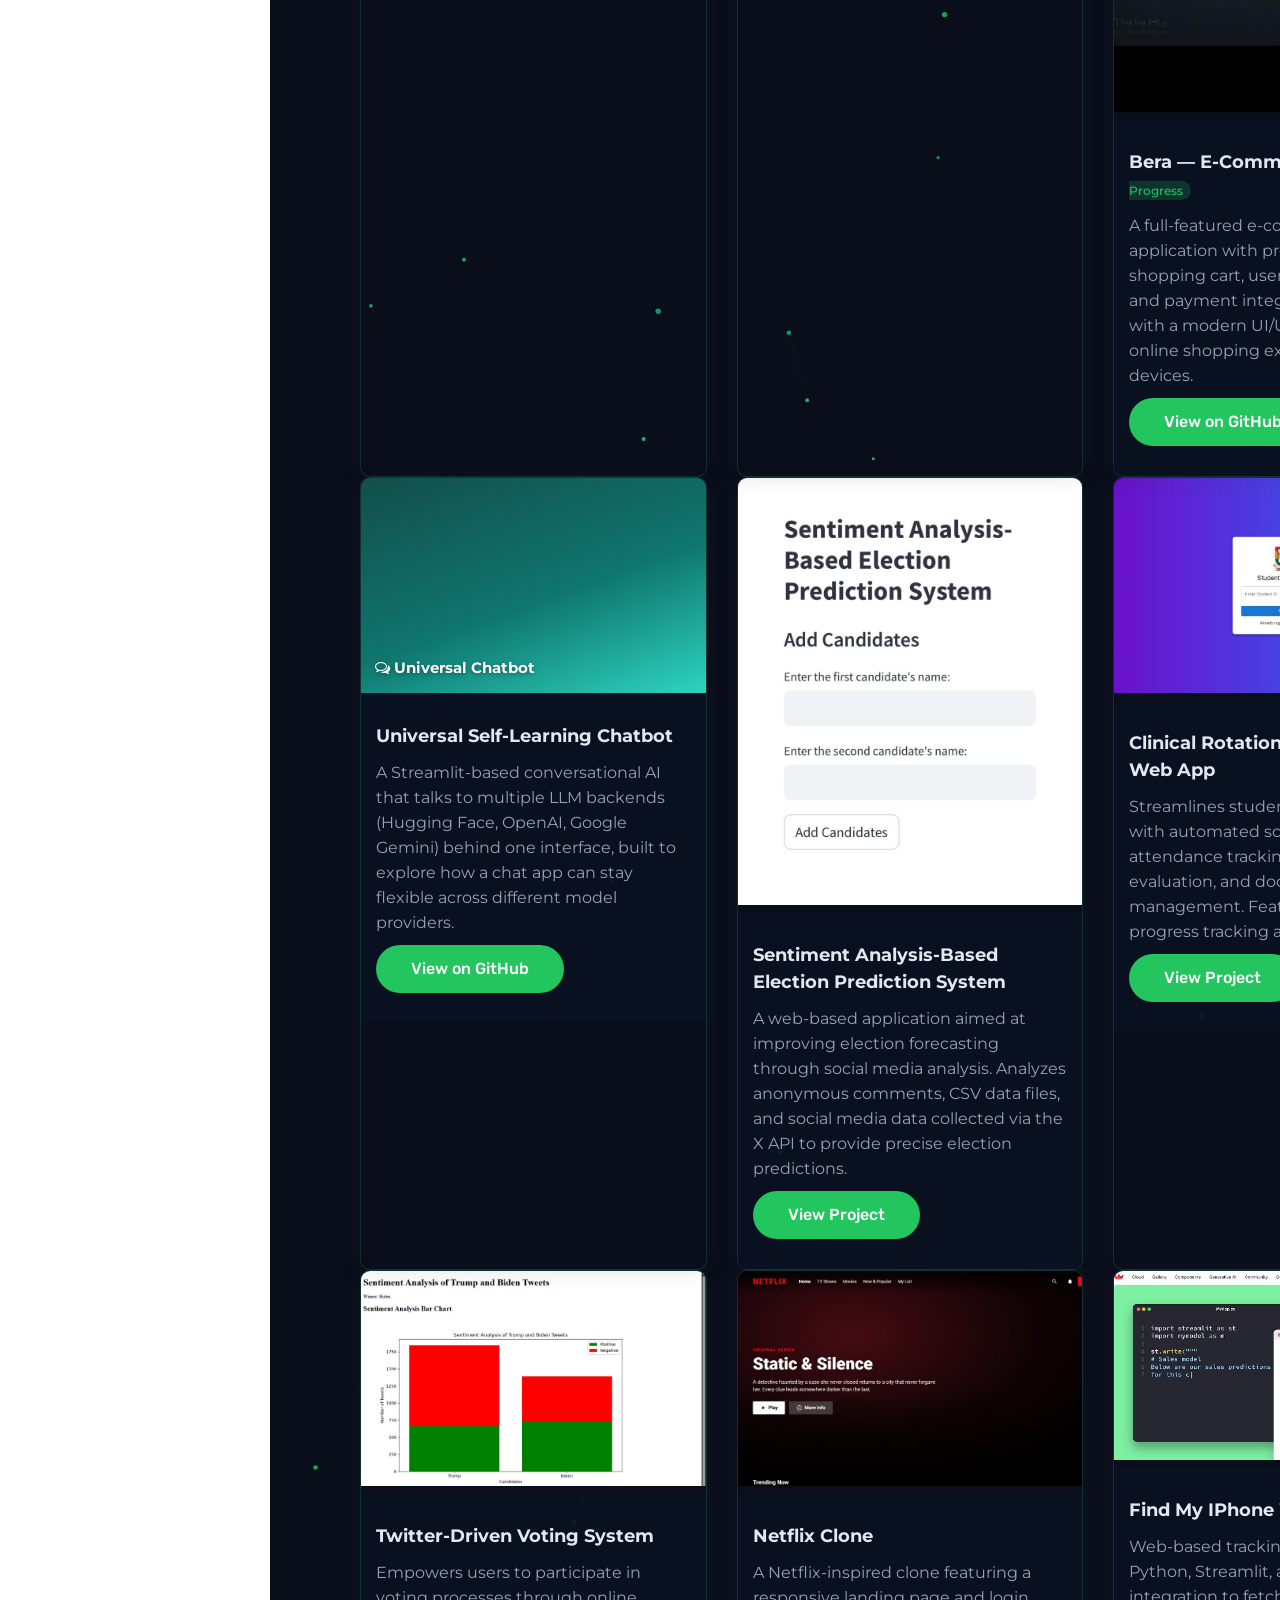
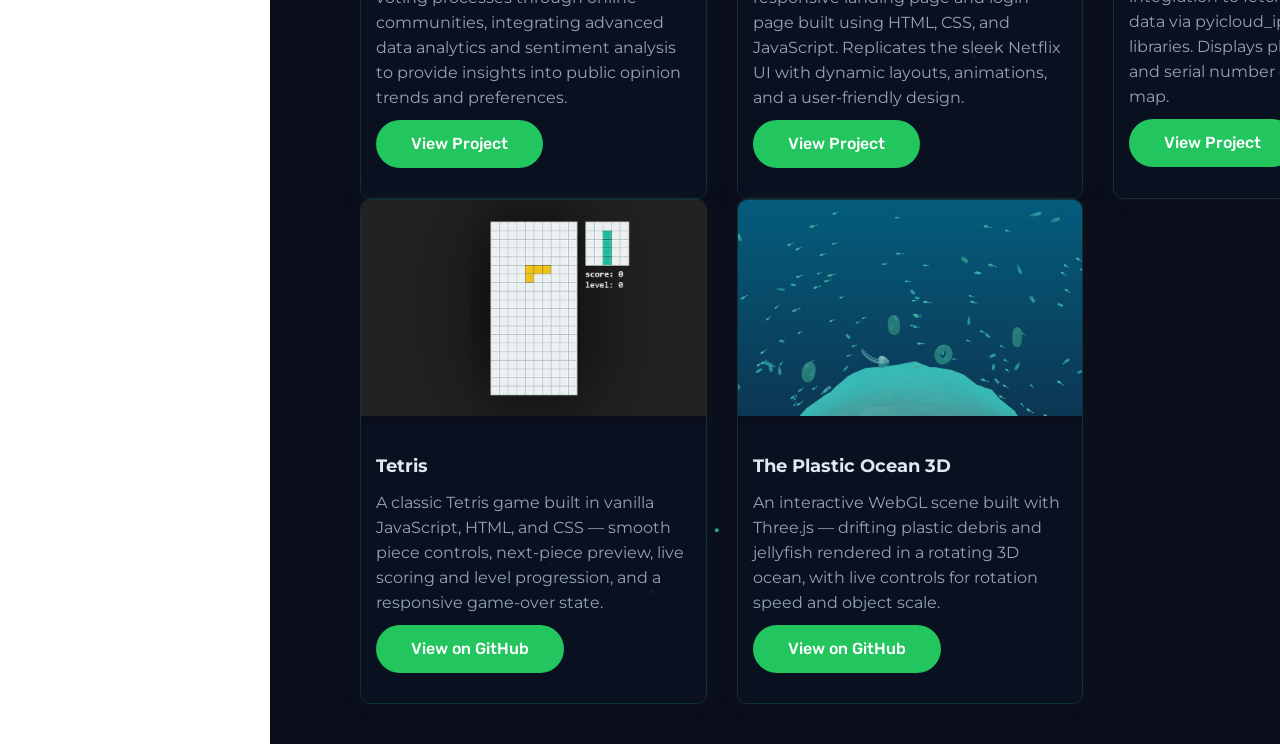
<file: projects.html>
<!DOCTYPE html>
<html lang="en" dir="ltr">
  <head>
    <meta charset="utf-8">
    <title>Projects — Chidera Emmanuel Ohamadike</title>
    <meta name="viewport" content="width=device-width, initial-scale=1">
    <link rel="icon" href="assets/imgs/favicon.png">
    <link rel="stylesheet" href="./assets/style/style.css" type="text/css">
    <link rel="stylesheet" href="./assets/style/blue.css" type="text/css">
    <link rel="stylesheet" title="purple" class="alternate-style" href="./assets/style/purple.css" type="text/css" disabled>
    <link rel="stylesheet" title="red" class="alternate-style" href="./assets/style/red.css" type="text/css" disabled>
    <link rel="stylesheet" title="yellow" class="alternate-style" href="./assets/style/yellow.css" type="text/css" disabled>
    <link rel="stylesheet" title="green" class="alternate-style" href="./assets/style/green.css" type="text/css" disabled>
    <link rel="stylesheet" href="./assets/style/themeSwitcher.css" type="text/css">
    <link rel="stylesheet" href="https://cdnjs.cloudflare.com/ajax/libs/font-awesome/4.7.0/css/font-awesome.min.css">
  </head>
  <body>
    <div class="preloader"><div class="loader"></div></div>
    <div class="main-container">
      <div class="aside">
        <div class="nav-toggler"><span></span></div>
        <div class="aside-inner">
          <div class="logo"><a href="index.html"><span class="first-name">Chidera</span><span class="last-name">Emmanuel Ohamadike</span></a></div>
          <nav class="nav">
            <ul>
              <li><a href="index.html"> Home </a></li>
              <li><a href="about.html"> About Me</a></li>
              <li><a href="experience.html"> Experience </a></li>
              <li><a href="projects.html" class="active"> Projects </a></li>
              <li><a href="resume.html"> Resume </a></li>
              <li><a href="contact.html"> Contact </a></li>
            </ul>
          </nav>
          <footer><small>&copy; 2026 Chidera Emmanuel Ohamadike</small></footer>
        </div>
      </div>
      <div class="main-content">
        <section class="project section active dark-bg" id="projects">
          <canvas id="projectsParticles"></canvas>
          <div class="container">
            <div class="row">
              <div class="section-title padd-15">
                <h2>My Projects</h2>
              </div>
            </div>
            <div class="row">
              <!-- MatchPulse -->
              <div class="project-item padd-15">
                <div class="project-item-inner shadow-dark">
                  <div class="project-img">
                    <img src="assets/imgs/matchpulse-preview.jpg" alt="MatchPulse Football Fixtures">
                  </div>
                  <div class="project-info">
                    <h4 class="project-title">MatchPulse &mdash; Football Fixtures &amp; Predictions</h4>
                    <p class="project-description">A live football fixtures site with real scores, standings, team pages, and player data pulled from a free sports-data API through a Node/Express backend I built with disk caching to respect strict rate limits. Includes a transparent, explainable match-prediction engine (recent form + goal averages, no black-box score) rather than a betting-style model.</p>
                    <div class="buttons">
                      <a href="https://github.com/EmmaSantos11/sport_watch" class="btn" target="_blank">View on GitHub</a>
                    </div>
                  </div>
                </div>
              </div>
              <!-- Forex Bot -->
              <div class="project-item padd-15">
                <div class="project-item-inner shadow-dark">
                  <div class="project-img">
                    <img src="assets/imgs/Forex_AI_Bot.jpeg" alt="Forex Bot AI">
                  </div>
                  <div class="project-info">
                    <h4 class="project-title">Mr Bera's_Bot &mdash; Forex AI <span style="font-size:12px; background:rgba(34,197,94,0.2); color:#22c55e; padding:2px 8px; border-radius:10px; font-weight:500; margin-left:6px;">In Progress</span></h4>
                    <p class="project-description">An AI-powered Forex trading bot combining Institutional Trading Concepts (ICT) and Smart Money Concepts (SMC) &mdash; order blocks, fair value gaps, break of structure &mdash; with an XGBoost + Random Forest ML ensemble that has to agree before any trade fires. Multi-timeframe (4H/1H/5M) signal engine, full backtesting suite, and a risk management layer with ATR stops, daily loss caps, and news blackouts. Built with Python.</p>
                    <div class="buttons">
                      <a href="https://github.com/EmmaSantos11/forex-bot" class="btn" target="_blank">View on GitHub</a>
                    </div>
                  </div>
                </div>
              </div>
              <!-- Forex Bot Dashboard -->
              <div class="project-item padd-15">
                <div class="project-item-inner shadow-dark">
                  <div class="project-img-placeholder placeholder-tradingbotn2">
                    <span class="placeholder-label"><i class="fa fa-line-chart"></i> Live Dashboard</span>
                  </div>
                  <div class="project-info">
                    <h4 class="project-title">Mr Bera's_Bot &mdash; Dashboard <span style="font-size:12px; background:rgba(34,197,94,0.2); color:#22c55e; padding:2px 8px; border-radius:10px; font-weight:500; margin-left:6px;">In Progress</span></h4>
                    <p class="project-description">The live-facing Next.js dashboard for Mr Bera's_Bot &mdash; terminal-style UI, a real-time stat strip, and an auto-generated activity log, backed by a Python bridge into the bot's live MT5 account. Built with Next.js, TypeScript, and next-intl (5 languages).</p>
                    <div class="buttons">
                      <a href="https://github.com/EmmaSantos11/Forex_bot_dashboard" class="btn" target="_blank">View on GitHub</a>
                    </div>
                  </div>
                </div>
              </div>
              <!-- Trading Bot N2 -->
              <div class="project-item padd-15">
                <div class="project-item-inner shadow-dark">
                  <div class="project-img-placeholder placeholder-tradingbotn2">
                    <span class="placeholder-label"><i class="fa fa-terminal"></i> Trading Bot N2</span>
                  </div>
                  <div class="project-info">
                    <h4 class="project-title">Trading Bot N2 &mdash; Streamlit Dashboard <span style="font-size:12px; background:rgba(234,179,8,0.2); color:#eab308; padding:2px 8px; border-radius:10px; font-weight:500; margin-left:6px;">Archived Build</span></h4>
                    <p class="project-description">A preserved snapshot of the original Streamlit control room built for Mr Bera's_Bot &mdash; live account dashboard, per-pair signal scanner, AI model training tracker, and a self-posting activity log that publishes every win, loss, and honest post-mortem automatically. Kept here as its own record before the UI moved to Next.js.</p>
                    <div class="buttons">
                      <a href="https://github.com/EmmaSantos11/Trading-Bot-N2" class="btn" target="_blank">View on GitHub</a>
                    </div>
                  </div>
                </div>
              </div>
              <!-- Forex Journal -->
              <div class="project-item padd-15">
                <div class="project-item-inner shadow-dark">
                  <div class="project-img">
                    <img src="assets/imgs/forex_journal.png" alt="Forex Trading Journal">
                  </div>
                  <div class="project-info">
                    <h4 class="project-title">Forex Trading Journal <span style="font-size:12px; background:rgba(99,102,241,0.2); color:#6366f1; padding:2px 8px; border-radius:10px; font-weight:500; margin-left:6px;">Planned</span></h4>
                    <p class="project-description">A forex trade journal built with Next.js and TypeScript, planned to sync trade history directly from MT5 accounts so no trade goes unlogged even if the trader forgets to record it &mdash; with P&amp;L stats, win rate, and streak tracking built on top of the synced data.</p>
                    <div class="buttons">
                      <a href="https://github.com/EmmaSantos11/forex-journal" class="btn" target="_blank">View on GitHub</a>
                    </div>
                  </div>
                </div>
              </div>
              <!-- Ecommerce -->
              <div class="project-item padd-15">
                <div class="project-item-inner shadow-dark">
                  <div class="project-img">
                    <img src="assets/imgs/Ecomerce_website_Bera.jpeg" alt="Bera Ecommerce">
                  </div>
                  <div class="project-info">
                    <h4 class="project-title">Bera &mdash; E-Commerce Website <span style="font-size:12px; background:rgba(34,197,94,0.2); color:#22c55e; padding:2px 8px; border-radius:10px; font-weight:500; margin-left:6px;">In Progress</span></h4>
                    <p class="project-description">A full-featured e-commerce web application with product listings, shopping cart, user authentication, and payment integration. Designed with a modern UI/UX for a seamless online shopping experience across all devices.</p>
                    <div class="buttons">
                      <a href="https://github.com/EmmaSantos11/bera-ecommerce-web" class="btn" target="_blank">View on GitHub</a>
                    </div>
                  </div>
                </div>
              </div>
              <!-- Universal Self-Learning Chatbot -->
              <div class="project-item padd-15">
                <div class="project-item-inner shadow-dark">
                  <div class="project-img-placeholder placeholder-chatbot">
                    <span class="placeholder-label"><i class="fa fa-comments-o"></i> Universal Chatbot</span>
                  </div>
                  <div class="project-info">
                    <h4 class="project-title">Universal Self-Learning Chatbot</h4>
                    <p class="project-description">A Streamlit-based conversational AI that talks to multiple LLM backends (Hugging Face, OpenAI, Google Gemini) behind one interface, built to explore how a chat app can stay flexible across different model providers.</p>
                    <div class="buttons">
                      <a href="https://github.com/EmmaSantos11/Universal-Self-Learning-Chatbot" class="btn" target="_blank">View on GitHub</a>
                    </div>
                  </div>
                </div>
              </div>
              <!-- Sentiment Analysis -->
              <div class="project-item padd-15">
                <div class="project-item-inner shadow-dark">
                  <div class="project-img">
                    <img src="assets/imgs/Image2.jpg" alt="Sentiment Analysis Election Prediction">
                  </div>
                  <div class="project-info">
                    <h4 class="project-title">Sentiment Analysis-Based Election Prediction System</h4>
                    <p class="project-description">A web-based application aimed at improving election forecasting through social media analysis. Analyzes anonymous comments, CSV data files, and social media data collected via the X API to provide precise election predictions.</p>
                    <div class="buttons">
                      <a href="https://sentiment-election-predict.streamlit.app" class="btn" target="_blank">View Project</a>
                    </div>
                  </div>
                </div>
              </div>
              <!-- Clinical Rotation -->
              <div class="project-item padd-15">
                <div class="project-item-inner shadow-dark">
                  <div class="project-img">
                    <img src="assets/imgs/clinical-preview.jpg" alt="Clinical Rotation Management">
                  </div>
                  <div class="project-info">
                    <h4 class="project-title">Clinical Rotation Management Web App</h4>
                    <p class="project-description">Streamlines student clinical rotations with automated scheduling, attendance tracking, performance evaluation, and document management. Features real-time progress tracking and reporting tools.</p>
                    <div class="buttons">
                      <a href="https://github.com/EmmaSantos11/Clinical-Rotation-Management-Web-App" class="btn" target="_blank">View Project</a>
                    </div>
                  </div>
                </div>
              </div>
              <!-- Twitter Voting -->
              <div class="project-item padd-15">
                <div class="project-item-inner shadow-dark">
                  <div class="project-img">
                    <img src="assets/imgs/twitter-voting-preview.jpg" alt="Twitter Voting System">
                  </div>
                  <div class="project-info">
                    <h4 class="project-title">Twitter-Driven Voting System</h4>
                    <p class="project-description">Empowers users to participate in voting processes through online communities, integrating advanced data analytics and sentiment analysis to provide insights into public opinion trends and preferences.</p>
                    <div class="buttons">
                      <a href="https://github.com/EmmaSantos11/Twitter-Driven-Voting-System" class="btn" target="_blank">View Project</a>
                    </div>
                  </div>
                </div>
              </div>
              <!-- Netflix Clone -->
              <div class="project-item padd-15">
                <div class="project-item-inner shadow-dark">
                  <div class="project-img">
                    <img src="assets/imgs/netflix-preview.jpg" alt="Netflix Clone">
                  </div>
                  <div class="project-info">
                    <h4 class="project-title">Netflix Clone</h4>
                    <p class="project-description">A Netflix-inspired clone featuring a responsive landing page and login page built using HTML, CSS, and JavaScript. Replicates the sleek Netflix UI with dynamic layouts, animations, and a user-friendly design.</p>
                    <div class="buttons">
                      <a href="https://github.com/EmmaSantos11/Netflix-Login-Page" class="btn" target="_blank">View Project</a>
                    </div>
                  </div>
                </div>
              </div>
              <!-- Find My iPhone -->
              <div class="project-item padd-15">
                <div class="project-item-inner shadow-dark">
                  <div class="project-img">
                    <img src="assets/imgs/iphonw.jpg" alt="Find My iPhone Web App">
                  </div>
                  <div class="project-info">
                    <h4 class="project-title">Find My iPhone Web App</h4>
                    <p class="project-description">Web-based tracking application using Python, Streamlit, and Google Maps integration to fetch real-time location data via pyicloud_ipd and findmy libraries. Displays phone location, IMEI, and serial number on an interactive map.</p>
                    <div class="buttons">
                      <a href="https://github.com/EmmaSantos11/find-my-iphone" class="btn" target="_blank">View Project</a>
                    </div>
                  </div>
                </div>
              </div>
              <!-- Tetris -->
              <div class="project-item padd-15">
                <div class="project-item-inner shadow-dark">
                  <div class="project-img">
                    <img src="assets/imgs/tetris-preview.jpg" alt="Tetris">
                  </div>
                  <div class="project-info">
                    <h4 class="project-title">Tetris</h4>
                    <p class="project-description">A classic Tetris game built in vanilla JavaScript, HTML, and CSS &mdash; smooth piece controls, next-piece preview, live scoring and level progression, and a responsive game-over state.</p>
                    <div class="buttons">
                      <a href="https://github.com/EmmaSantos11/Tetris-game" class="btn" target="_blank">View on GitHub</a>
                    </div>
                  </div>
                </div>
              </div>
              <!-- Plastic Ocean 3D -->
              <div class="project-item padd-15">
                <div class="project-item-inner shadow-dark">
                  <div class="project-img">
                    <img src="assets/imgs/ocean-preview.jpg" alt="The Plastic Ocean 3D">
                  </div>
                  <div class="project-info">
                    <h4 class="project-title">The Plastic Ocean 3D</h4>
                    <p class="project-description">An interactive WebGL scene built with Three.js &mdash; drifting plastic debris and jellyfish rendered in a rotating 3D ocean, with live controls for rotation speed and object scale.</p>
                    <div class="buttons">
                      <a href="https://github.com/EmmaSantos11/PlasticOcean3D" class="btn" target="_blank">View on GitHub</a>
                    </div>
                  </div>
                </div>
              </div>
            </div>
          </div>
        </section>
      </div>
    </div>

    <!-- AI Chat Widget -->
    <div class="ai-chat-widget" id="aiChatWidget">
      <div class="ai-chat-box" id="aiChatBox">
        <div class="ai-chat-header">
          <div class="ai-chat-header-info">
            <div class="ai-chat-avatar">
              <img src="assets/imgs/MyP.png" alt="Bera AI" class="ai-avatar-photo-sm">
            </div>
            <div>
              <strong>Ask Bera's AI</strong>
              <span>Powered by Claude &bull; Online</span>
            </div>
          </div>
          <button class="ai-chat-close" id="aiChatClose" aria-label="Close chat">&times;</button>
        </div>
        <div class="ai-chat-messages" id="aiChatMessages">
          <div class="ai-msg ai-msg-bot">
            <p>Hi! I'm an AI assistant that knows about Bera's skills, projects, and experience. Ask me anything!</p>
          </div>
        </div>
        <div class="ai-chat-input-area">
          <input type="text" id="aiChatInput" class="ai-chat-input" placeholder="Ask something..." autocomplete="off">
          <button class="ai-chat-send" id="aiChatSend" aria-label="Send message"><i class="fa fa-paper-plane"></i></button>
        </div>
      </div>
      <button class="ai-chat-toggle" id="aiChatToggle" aria-label="Open AI chat">
        <img src="assets/imgs/MyP.png" alt="Bera AI" class="ai-avatar-photo">
        <span class="ai-avatar-online"></span>
      </button>
    </div>

    <!-- Theme Switcher -->
    <div class="theme-switch">
      <div class="toggle-theme-switcher"><i class="fa fa-cog fa-spin"></i></div>
      <h5>Theme Switch</h5>
      <ul>
        <li><a href="javascript:void(0);" title="red" style="background-color:#e40017;" onclick="setActiveStyle('red')"></a></li>
        <li><a href="javascript:void(0);" title="blue" style="background-color:#0779e4;" onclick="setActiveStyle('blue')"></a></li>
        <li><a href="javascript:void(0);" title="green" style="background-color:#57d131;" onclick="setActiveStyle('green')"></a></li>
        <li><a href="javascript:void(0);" title="purple" style="background-color:#a100ff;" onclick="setActiveStyle('purple')"></a></li>
        <li><a href="javascript:void(0);" title="yellow" style="background-color:#ffcc00;" onclick="setActiveStyle('yellow')"></a></li>
      </ul>
      <h5>Mode Switch</h5>
      <label><input type="radio" class="mode-switch" name="body-mode" value="light" checked="true"> Light</label>
      <label><input type="radio" class="mode-switch" name="body-mode" value="dark"> Dark</label>
    </div>

    <!-- Translate Widget -->
    <div class="translate-widget" id="translateWidget">
      <button class="translate-toggle" id="translateToggle" aria-label="Translate this page" title="Translate"><i class="fa fa-globe"></i></button>
      <div class="translate-panel" id="translatePanel">
        <span class="translate-label">Translate page</span>
        <div id="google_translate_element"></div>
      </div>
    </div>
    <script type="text/javascript">
      function googleTranslateElementInit() {
        new google.translate.TranslateElement({pageLanguage: 'en', layout: google.translate.TranslateElement.InlineLayout.SIMPLE, autoDisplay: false}, 'google_translate_element');
      }
    </script>
    <script type="text/javascript" src="https://translate.google.com/translate_a/element.js?cb=googleTranslateElementInit"></script>

    <script src="./assets/script/script.js"></script>
    <script src="./assets/script/themeSwitcher.js"></script>
  </body>
</html>
</file>
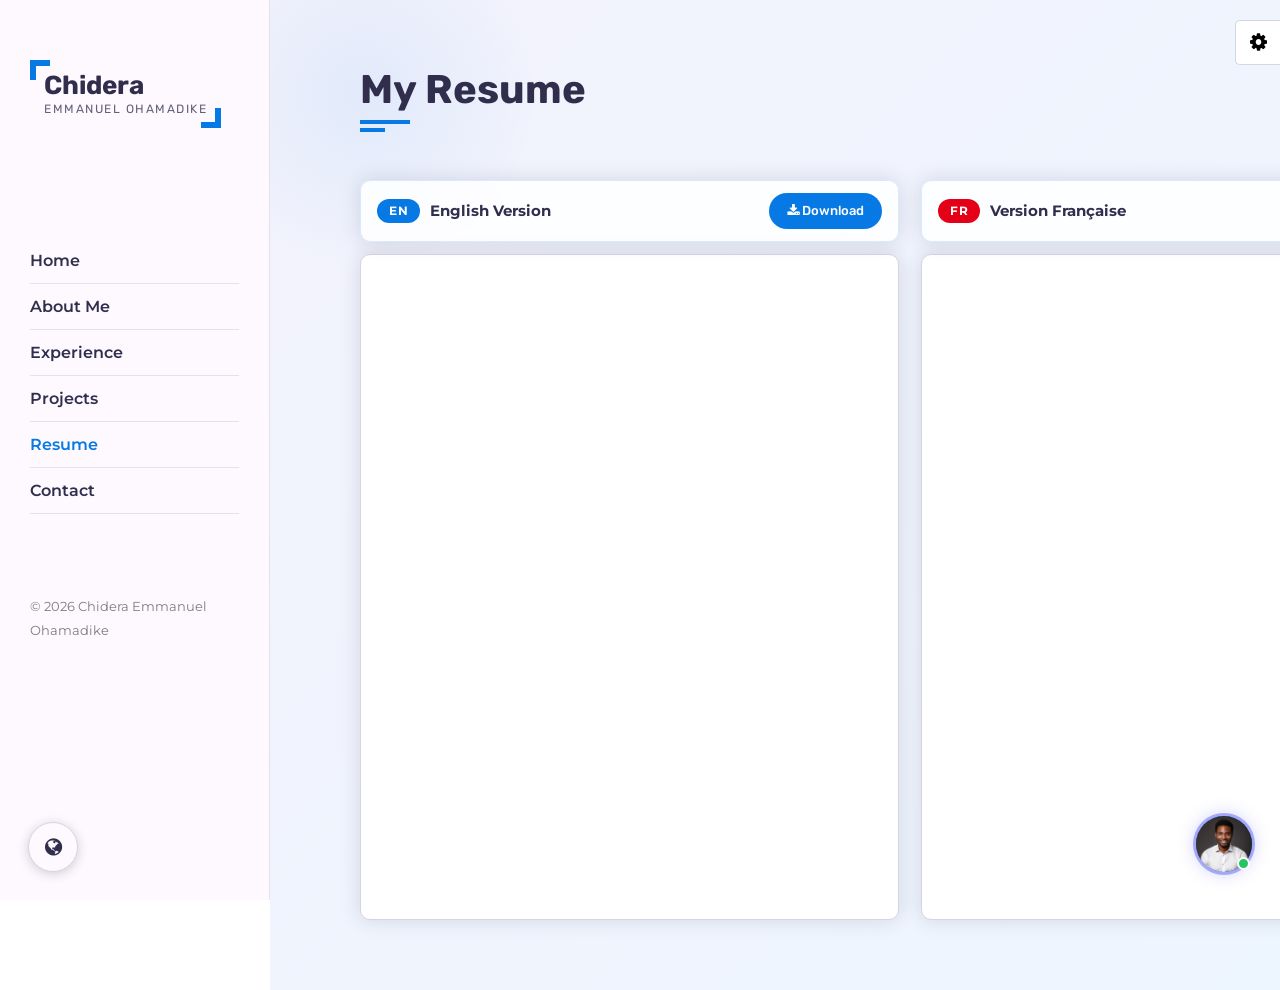
<file: resume.html>
<!DOCTYPE html>
<html lang="en" dir="ltr">
  <head>
    <meta charset="utf-8">
    <title>Resume — Chidera Emmanuel Ohamadike</title>
    <meta name="viewport" content="width=device-width, initial-scale=1">
    <link rel="icon" href="assets/imgs/favicon.png">
    <link rel="stylesheet" href="./assets/style/style.css" type="text/css">
    <link rel="stylesheet" href="./assets/style/blue.css" type="text/css">
    <link rel="stylesheet" title="purple" class="alternate-style" href="./assets/style/purple.css" type="text/css" disabled>
    <link rel="stylesheet" title="red" class="alternate-style" href="./assets/style/red.css" type="text/css" disabled>
    <link rel="stylesheet" title="yellow" class="alternate-style" href="./assets/style/yellow.css" type="text/css" disabled>
    <link rel="stylesheet" title="green" class="alternate-style" href="./assets/style/green.css" type="text/css" disabled>
    <link rel="stylesheet" href="./assets/style/themeSwitcher.css" type="text/css">
    <link rel="stylesheet" href="https://cdnjs.cloudflare.com/ajax/libs/font-awesome/4.7.0/css/font-awesome.min.css">
  </head>
  <body>
    <div class="preloader"><div class="loader"></div></div>
    <div class="main-container">
      <div class="aside">
        <div class="nav-toggler"><span></span></div>
        <div class="aside-inner">
          <div class="logo"><a href="index.html"><span class="first-name">Chidera</span><span class="last-name">Emmanuel Ohamadike</span></a></div>
          <nav class="nav">
            <ul>
              <li><a href="index.html"> Home </a></li>
              <li><a href="about.html"> About Me</a></li>
              <li><a href="experience.html"> Experience </a></li>
              <li><a href="projects.html"> Projects </a></li>
              <li><a href="resume.html" class="active"> Resume </a></li>
              <li><a href="contact.html"> Contact </a></li>
            </ul>
          </nav>
          <footer><small>&copy; 2026 Chidera Emmanuel Ohamadike</small></footer>
        </div>
      </div>
      <div class="main-content">
        <section class="resume-section section active" id="resume">
          <div class="container">
            <div class="row">
              <div class="section-title padd-15">
                <h2>My Resume</h2>
              </div>
            </div>
            <div class="row">
              <div class="resume-dual-wrap padd-15">
                <!-- English CV -->
                <div class="resume-cv-col">
                  <div class="resume-cv-header shadow-dark">
                    <div class="resume-cv-label">
                      <span class="resume-cv-badge">EN</span>
                      <strong>English Version</strong>
                    </div>
                    <a href="assets/resume/Ohamadike Chidera Emmanuel.pdf" download class="btn resume-cv-dl-btn">
                      <i class="fa fa-download"></i> Download
                    </a>
                  </div>
                  <iframe class="resume-iframe shadow-dark" src="assets/resume/Ohamadike Chidera Emmanuel.pdf" title="English Resume"></iframe>
                </div>
                <!-- French CV -->
                <div class="resume-cv-col">
                  <div class="resume-cv-header shadow-dark">
                    <div class="resume-cv-label">
                      <span class="resume-cv-badge resume-cv-badge-fr">FR</span>
                      <strong>Version Fran&ccedil;aise</strong>
                    </div>
                    <a href="assets/resume/Ohamadike Chidera Emmanuel FR.pdf" download class="btn resume-cv-dl-btn">
                      <i class="fa fa-download"></i> T&eacute;l&eacute;charger
                    </a>
                  </div>
                  <iframe class="resume-iframe shadow-dark" src="assets/resume/Ohamadike Chidera Emmanuel FR.pdf" title="CV Fran&ccedil;ais"></iframe>
                </div>
              </div>
            </div>
          </div>
        </section>
      </div>
    </div>

    <!-- AI Chat Widget -->
    <div class="ai-chat-widget" id="aiChatWidget">
      <div class="ai-chat-box" id="aiChatBox">
        <div class="ai-chat-header">
          <div class="ai-chat-header-info">
            <div class="ai-chat-avatar">
              <img src="assets/imgs/MyP.png" alt="Bera AI" class="ai-avatar-photo-sm">
            </div>
            <div>
              <strong>Ask Bera's AI</strong>
              <span>Powered by Claude &bull; Online</span>
            </div>
          </div>
          <button class="ai-chat-close" id="aiChatClose" aria-label="Close chat">&times;</button>
        </div>
        <div class="ai-chat-messages" id="aiChatMessages">
          <div class="ai-msg ai-msg-bot">
            <p>Hi! I'm an AI assistant that knows about Bera's skills, projects, and experience. Ask me anything!</p>
          </div>
        </div>
        <div class="ai-chat-input-area">
          <input type="text" id="aiChatInput" class="ai-chat-input" placeholder="Ask something..." autocomplete="off">
          <button class="ai-chat-send" id="aiChatSend" aria-label="Send message"><i class="fa fa-paper-plane"></i></button>
        </div>
      </div>
      <button class="ai-chat-toggle" id="aiChatToggle" aria-label="Open AI chat">
        <img src="assets/imgs/MyP.png" alt="Bera AI" class="ai-avatar-photo">
        <span class="ai-avatar-online"></span>
      </button>
    </div>

    <!-- Theme Switcher -->
    <div class="theme-switch">
      <div class="toggle-theme-switcher"><i class="fa fa-cog fa-spin"></i></div>
      <h5>Theme Switch</h5>
      <ul>
        <li><a href="javascript:void(0);" title="red" style="background-color:#e40017;" onclick="setActiveStyle('red')"></a></li>
        <li><a href="javascript:void(0);" title="blue" style="background-color:#0779e4;" onclick="setActiveStyle('blue')"></a></li>
        <li><a href="javascript:void(0);" title="green" style="background-color:#57d131;" onclick="setActiveStyle('green')"></a></li>
        <li><a href="javascript:void(0);" title="purple" style="background-color:#a100ff;" onclick="setActiveStyle('purple')"></a></li>
        <li><a href="javascript:void(0);" title="yellow" style="background-color:#ffcc00;" onclick="setActiveStyle('yellow')"></a></li>
      </ul>
      <h5>Mode Switch</h5>
      <label><input type="radio" class="mode-switch" name="body-mode" value="light" checked="true"> Light</label>
      <label><input type="radio" class="mode-switch" name="body-mode" value="dark"> Dark</label>
    </div>

    <!-- Translate Widget -->
    <div class="translate-widget" id="translateWidget">
      <button class="translate-toggle" id="translateToggle" aria-label="Translate this page" title="Translate"><i class="fa fa-globe"></i></button>
      <div class="translate-panel" id="translatePanel">
        <span class="translate-label">Translate page</span>
        <div id="google_translate_element"></div>
      </div>
    </div>
    <script type="text/javascript">
      function googleTranslateElementInit() {
        new google.translate.TranslateElement({pageLanguage: 'en', layout: google.translate.TranslateElement.InlineLayout.SIMPLE, autoDisplay: false}, 'google_translate_element');
      }
    </script>
    <script type="text/javascript" src="https://translate.google.com/translate_a/element.js?cb=googleTranslateElementInit"></script>

    <script src="./assets/script/script.js"></script>
    <script src="./assets/script/themeSwitcher.js"></script>
  </body>
</html>
</file>
<file: assets/style/blue.css>
.aside .logo a::before{
    border-top: 6px solid #0779e4;
    border-left: 6px solid #0779e4;
  }
  .aside .logo a::after{
    border-right: 6px solid #0779e4;
    border-bottom: 6px solid #0779e4;
  }
  body.dark .aside .nav li a:hover,
  body.dark .aside .nav li a.active,
  .aside .nav li a:hover,
  .aside .nav li a.active{
    color: #0779e4;
  }
  .about .about-content .skills .skill-item .progress .progress-in,
  .about .about-content .timeline .timeline-item::before,
  .about .about-content .timeline .circle-dot,
  .btn,
  .section-title h2::before,
  .section-title h2::after,
  .home .intro .social-link a,
  .aside .nav-toggler span,
  .aside .nav-toggler span::before,
  .aside .nav-toggler span::after{
    background-color: #0779e4;
  }
  .contact-text,
  .contact .contact-info-item .icon .fa,
  .about .about-content .skills h1,
  .timeline-text span,
  .about .about-content .about-text h3 span{
    color: #0779e4;
  }
</file>
<file: assets/style/purple.css>
.aside .logo a::before{
    border-top: 4px solid #a100ff;
    border-left: 4px solid #a100ff;
  }
  .aside .logo a::after{
    border-right: 4px solid #a100ff;
    border-bottom: 4px solid #a100ff;
  }
  body.dark .aside .nav li a:hover,
  body.dark .aside .nav li a.active,
  .aside .nav li a:hover,
  .aside .nav li a.active{
    color: #a100ff;
  }
  .about .about-content .skills .skill-item .progress .progress-in,
  .about .about-content .timeline .timeline-item::before,
  .about .about-content .timeline .circle-dot,
  .btn,
  .section-title h2::before,
  .section-title h2::after,
  .home .intro .social-link a,
  .aside .nav-toggler span,
  .aside .nav-toggler span::before,
  .aside .nav-toggler span::after{
    background-color: #a100ff;
  }
  .contact-text,
  .contact .contact-info-item .icon .fa,
  .about .about-content .skills h1,
  .timeline-text span,
  .about .about-content .about-text h3 span{
    color: #a100ff;
  }
</file>
<file: assets/style/red.css>
.aside .logo a::before{
    border-top: 4px solid #e40017;
    border-left: 4px solid #e40017;
  }
  .aside .logo a::after{
    border-right: 4px solid #e40017;
    border-bottom: 4px solid #e40017;
  }
  body.dark .aside .nav li a:hover,
  body.dark .aside .nav li a.active,
  .aside .nav li a:hover,
  .aside .nav li a.active{
    color: #e40017;
  }
  .about .about-content .skills .skill-item .progress .progress-in,
  .about .about-content .timeline .timeline-item::before,
  .about .about-content .timeline .circle-dot,
  .btn,
  .section-title h2::before,
  .section-title h2::after,
  .home .intro .social-link a,
  .aside .nav-toggler span,
  .aside .nav-toggler span::before,
  .aside .nav-toggler span::after{
    background-color: #e40017;
  }
  .contact-text,
  .contact .contact-info-item .icon .fa,
  .about .about-content .skills h1,
  .timeline-text span,
  .about .about-content .about-text h3 span{
    color: #e40017;
  }
</file>
<file: assets/style/yellow.css>
.aside .logo a::before{
    border-top: 4px solid #ffcc00;
    border-left: 4px solid #ffcc00;
  }
  .aside .logo a::after{
    border-right: 4px solid #ffcc00;
    border-bottom: 4px solid #ffcc00;
  }
  body.dark .aside .nav li a:hover,
  body.dark .aside .nav li a.active,
  .aside .nav li a:hover,
  .aside .nav li a.active{
    color: #ffcc00;
  }
  .about .about-content .skills .skill-item .progress .progress-in,
  .about .about-content .timeline .timeline-item::before,
  .about .about-content .timeline .circle-dot,
  .btn,
  .section-title h2::before,
  .section-title h2::after,
  .home .intro .social-link a,
  .aside .nav-toggler span,
  .aside .nav-toggler span::before,
  .aside .nav-toggler span::after{
    background-color: #ffcc00;
  }
  .contact-text,
  .contact .contact-info-item .icon .fa,
  .about .about-content .skills h1,
  .timeline-text span,
  .about .about-content .about-text h3 span{
    color: #ffcc00;
  }
</file>
<file: assets/style/green.css>
.aside .logo a::before{
    border-top: 4px solid #57d131;
    border-left: 4px solid #57d131;
  }
  .aside .logo a::after{
    border-right: 4px solid #57d131;
    border-bottom: 4px solid #57d131;
  }
  body.dark .aside .nav li a:hover,
  body.dark .aside .nav li a.active,
  .aside .nav li a:hover,
  .aside .nav li a.active{
    color: #57d131;
  }
  .about .about-content .skills .skill-item .progress .progress-in,
  .about .about-content .timeline .timeline-item::before,
  .about .about-content .timeline .circle-dot,
  .btn,
  .section-title h2::before,
  .section-title h2::after,
  .home .intro .social-link a,
  .aside .nav-toggler span,
  .aside .nav-toggler span::before,
  .aside .nav-toggler span::after{
    background-color: #57d131;
  }
  .contact-text,
  .contact .contact-info-item .icon .fa,
  .about .about-content .skills h1,
  .timeline-text span,
  .about .about-content .about-text h3 span{
    color: #57d131;
  }
</file>
<file: assets/style/themeSwitcher.css>
.theme-switch{
    position: fixed;
    top: 20px;
    right: 0;
    z-index: 11;
    background-color: #ffffff;
    padding: 15px;
    border: 1px solid #d4d4e3;
    border-right: none;
    border-radius: 0 0 0 5px;
    -webkit-transform: translateX(100%);
    transform: translateX(100%);
    -webkit-transition: all 0.3s ease;
    transition: all 0.3s ease;
  }
  .theme-switch.open{
    -webkit-transform: translateX(0%);
    transform: translateX(0%);
  }
  .theme-switch h5{
    font-size: 16px;
    margin-top: 0;
    color: #302e4d;
    margin-bottom: 8px;
    padding-bottom: 5px;
    border-bottom: 1px solid #e8dfec;
  }
  .theme-switch ul{
    margin: 0;
    list-style-type: none;
    padding: 0;
    display: block;
    margin-bottom: 5px;
  }
  .theme-switch ul li{
    display: inline-block;
  }
  .theme-switch ul li a{
    width: 30px;
    height: 30px;
    display: block;
    border-radius: 50%;
    cursor: pointer;
    text-decoration: none;
    margin-right: 2px;
  }
  .theme-switch .toggle-theme-switcher{
    position: absolute;
    height: 45px;
    width: 45px;
    background-color: #ffffff;
    left: -46px;
    top: -1px;
    border: 1px solid #d4d4e3;
    border-right: none;
    text-align: center;
    cursor: pointer;
    border-radius: 5px 0 0 5px;
  }
  .theme-switch .toggle-theme-switcher .fa{
    font-size: 20px;
    line-height: 43px;
  }
</file>
<file: assets/style/style.css>
/* Font Awesome  */
@import url("https://cdnjs.cloudflare.com/ajax/libs/font-awesome/5.15.2/css/all.min.css");

/* Google Font */
@import url('https://fonts.googleapis.com/css2?family=Montserrat:wght@400;500;600;700&display=swap');
@import url('https://fonts.googleapis.com/css2?family=Rubik:wght@500;700;900&display=swap');

/* General Style */
body{
  margin: 0;
  line-height: 1.5;
  font-size: 16px;
  font-family: 'Montserrat', sans-serif;
  font-weight: 400;
}

*{
  margin: 0;
  padding: 0;
  outline: none;
  text-decoration: none;
  box-sizing: border-box;
}

::before,::after{
  box-sizing: border-box;
}
input,textarea,select{
  font-family: 'Montserrat', sans-serif;
}
.section{
  background-color: #f2f2fc;
  min-height: 100vh;
  display: block;
  padding: 0 30px;
  position: fixed;
  left: 270px;
  top: 0;
  right: 0;
  bottom: 0;
  z-index: 0;
  overflow-y: auto;
  opacity: 1;
  -webkit-transition: all 0.3s ease;
  transition: all 0.3s ease;
}
.section.active{
  opacity: 1;
  z-index: 2;
  -webkit-animation: slideSection 1s ease;
  animation: slideSection 1s ease;
}
.section.back-section{
  z-index: 1;
}
@-webkit-keyframes slideSection {
  0%{
    -webkit-transform: translateX(100%);
    transform: translateX(100%);
  }
  100%{
    -webkit-transform: translateX(0%);
    transform: translateX(0%);
  }
}
@keyframes slideSection {
  0%{
    -webkit-transform: translateX(100%);
    transform: translateX(100%);
  }
  100%{
    -webkit-transform: translateX(0%);
    transform: translateX(0%);
  }
}
.section .container{
  padding-top: 60px;
  padding-bottom: 70px;
}
.padd-15{
  padding-left: 15px;
  padding-right: 15px;
}
.row{
  display: flex;
  display: -ms-flexbox;
  flex-wrap: wrap;
  -ms-flex-wrap: wrap;
  margin-right: -15px;
  margin-left: -15px;
  position: relative;
}
.section-title{
  -ms-flex: 0 0 100%;
  flex: 0 0 100%;
  max-width: 100%;
  margin-bottom: 60px;
}
.section-title h2{
  font-size: 40px;
  color: #302e4c;
  font-family: 'Rubik', sans-serif;
  font-weight: 700;
  margin: 0;
  position: relative;
}
.section-title h2::before{
  content: '';
  height: 4px;
  width: 50px;
  position: absolute;
  top: 100%;
  left: 0;
}
.section-title h2::after{
  content: '';
  height: 4px;
  width: 25px;
  position: absolute;
  top: 100%;
  left: 0;
  margin-top: 8px;
}

.container{
  max-width: 1100px;
  margin: auto;
  width: 100%;
}
.shadow-dark{
  -webkit-box-shadow: 0 0 20px rgba(48,46,77,0.15);
  box-shadow: 0 0 20px rgba(48,46,77,0.15);
}
.hidden{
  display: none !important;
}

.btn{
  font-size: 16px;
  font-family: 'Rubik', sans-serif;font-weight: 500;
  padding: 12px 35px;
  color: #ffffff;
  border-radius: 40px;
  transition: all 0.3s ease;
  display: inline-block;
  white-space: nowrap;
  border: none;
  cursor: pointer;
}
.btn:hover{
  -webkit-transform: scale(1.05);
  transform: scale(1.05);
}


/* Preloader */
.preloader{
  position: fixed;
  left: 0;
  top: 0;
  height: 100%;
  width: 100%;
  z-index: 150;
  display: flex;
  display: -ms-flexbox;
  align-items: center;
  justify-content: center;
  -ms-flex-align: center;
  -ms-flex-pack: center;
  -webkit-transition: all 1s ease;
  transition: all 1s ease;
}
.preloader.opacity-0{
  opacity: 0;
}



/* Aside */
.aside{
  width: 270px;
  background-color: #fdf9ff;
  position: fixed;
  height: 100%;
  left: 0;
  top: 0;
  z-index: 11;
  border-right: 1px solid #e8dfec;
  -webkit-transition: all 0.3s ease;
  transition: all 0.3s ease;
  padding: 30px;
}
.aside .aside-inner{
  position: absolute;
  width: 100%;
  height: 100%;
  left: 0;
  top: 0;
  padding: 30px;
  overflow-y: auto;
}
.aside .logo{
  padding: 30px 0;
}
.aside .logo a{
  color: #302e4c;
  font-family: 'Rubik', sans-serif;
  text-decoration: none;
  display: inline-flex;
  flex-direction: column;
  position: relative;
  padding: 10px 14px;
}
.aside .logo a .first-name{
  font-size: 26px;
  font-weight: 700;
  line-height: 1.2;
}
.aside .logo a .last-name{
  font-size: 12px;
  font-weight: 400;
  letter-spacing: 1.5px;
  text-transform: uppercase;
  opacity: 0.75;
  line-height: 1.4;
  white-space: nowrap;
}
.aside .logo a::before{
  content: '';
  height: 20px;
  width: 20px;
  position: absolute;
  top: 0;
  left: 0;
}
.aside .logo a::after{
  content: '';
  height: 20px;
  width: 20px;
  position: absolute;
  bottom: 0;
  right: 0;
}
.aside .nav-toggler{
  height: 40px;
  width: 60px;
  border: 1px solid #d4d4e3;
  cursor: pointer;
  position: fixed;
  left: 300px;
  top: 20px;
  z-index: 11;
  border-radius: 5px;
  background-color: #fdf9ff;
   display: flex;
  align-items: center;
  display: none;
  justify-content: center;
  display: -ms-flexbox;
  -ms-flex-align: center;
  -ms-flex-pack: center;
  -webkit-transition: all 0.3s ease;
  transition: all 0.3s ease;
}
.aside .nav-toggler span{
  height: 2px;
  width: 18px;
  display: inline-block;
  position: relative;
}
.aside .nav-toggler.open span{
  background-color: transparent;
}
.aside .nav-toggler span::before{
  content: '';
  height: 2px;
  width: 18px;
  position: absolute;
  top: -6px;
  left: 0;
}
.aside .nav-toggler.open span::before{
  -webkit-transform: rotate(45deg);
  transform: rotate(45deg);
  top: 0;
}
.aside .nav-toggler span::after{
  content: '';
  height: 2px;
  width: 18px;
  position: absolute;
  top: 6px;
  left: 0;
}
.aside .nav-toggler.open span::after{
  -webkit-transform: rotate(-45deg);
  transform: rotate(-45deg);
  top: 0;
}
.nav{
  list-style: none;
  margin: 80px 0;
  padding: 0;
}
.nav li{
  display: block;
}
.nav li a{
  font-weight: 600;
  color: #302e4d;
  line-height: 45px;
  display: block;
  border-bottom: 1px solid #e8dfec;
  -webkit-transition: all 0.3s ease;
  transition: all 0.3s ease;
  text-transform: capitalize;
}
.nav li a:not(.active):hover{
  padding-left: 5px;
}
.nav li a .fa{
  margin-right: 5px;
}
footer small{
  color: #7d7d7d;
}


/* Home — dark hero with particles */
#portfolioParticles{
  position: absolute;
  top: 0; left: 0;
  width: 100%; height: 100%;
  pointer-events: none;
  z-index: 0;
}
.home{
  min-height: 100vh;
  display: flex;
  display: -ms-flexbox;
  background: #0a0e1a !important;
  position: relative;
  overflow: hidden;
}
body.dark .home{ background: #0a0e1a !important; }
.home .container{ position: relative; z-index: 1; }
.home .intro{
  text-align: center;
}
.home .intro .intro-avatar{
  height: 150px;
  width: 150px;
  border-radius: 50%;
  display: inline-block;
  object-fit: cover;
  border: 3px solid transparent;
  background-clip: padding-box;
  outline: 3px solid rgba(99,102,241,0.7);
  outline-offset: 4px;
  box-shadow: 0 0 0 8px rgba(99,102,241,0.12), 0 0 40px rgba(99,102,241,0.35);
  margin-bottom: 14px;
  animation: avatar-glow 3s ease-in-out infinite;
}
@keyframes avatar-glow{
  0%,100%{ box-shadow: 0 0 0 8px rgba(99,102,241,0.12), 0 0 40px rgba(99,102,241,0.35); }
  50%{     box-shadow: 0 0 0 10px rgba(99,102,241,0.2), 0 0 60px rgba(99,102,241,0.5); }
}
.home .intro .intro-greeting{
  color: #a5b4fc;
  font-size: 0.9rem;
  letter-spacing: 0.1em;
  text-transform: uppercase;
  margin-bottom: 4px;
}
.home .intro h1{
  font-size: clamp(1.6rem, 4vw, 2.6rem);
  color: #ffffff;
  font-family: 'Rubik', sans-serif;
  font-weight: 700;
  margin: 8px 0 10px;
  line-height: 1.2;
}
.home .intro .intro-roles{
  font-size: 1.05rem;
  font-weight: 500;
  margin: 0 0 8px;
  line-height: 1.8;
  color: #94a3b8;
  min-height: 1.8rem;
}
.intro-typewriter{ color: #6366f1; font-weight: 700; }
.intro-cursor{ color: #6366f1; animation: introBlink 1s infinite; }
@keyframes introBlink{ 0%,100%{opacity:1} 50%{opacity:0} }
.home .intro .intro-location{
  color: #64748b;
  font-size: 0.85rem;
  margin-bottom: 18px;
}
.home .intro .intro-location .fa{ margin-right: 4px; }
.home .intro .intro-cta{
  display: flex;
  gap: 12px;
  justify-content: center;
  flex-wrap: wrap;
  margin-top: 18px;
}
.intro-btn-primary{ background: #6366f1 !important; }
.intro-btn-primary:hover{ background: #8b5cf6 !important; box-shadow: 0 6px 20px rgba(99,102,241,0.4); }
.intro-btn-secondary{
  background: transparent !important;
  border: 1.5px solid #6366f1 !important;
  color: #a5b4fc !important;
}
.intro-btn-secondary:hover{ background: #6366f1 !important; color: #fff !important; }
.home .intro p{ color: #94a3b8; }
.home .intro .social-link{
  margin-top: 20px;
}
.home .intro .social-link a{
  height: 38px;
  width: 38px;
  display: inline-block;
  text-align: center;
  line-height: 35px;
  color: #ffffff;
  border-radius: 50%;
  margin: 0 4px;
  text-decoration: none;
  transition: all 0.3s ease;
  -webkit-transition: all 0.3s ease;
}
.home .intro .social-link a:hover{
  -webkit-transform: scale(1.1);
  transform: scale(1.1);
}


/* About Section */

.about .about-content .about-text{
  flex: 0 0 100%;
  -ms-flex: 0 0 100%;
  max-width: 100%;
}
.about-text h3{
  font-size: 24px;
  margin-bottom: 15px;
  color: #e40017;
}
.about .about-content .about-text p{
  font-size: 16px;
  line-height: 25px;
  color: #504e70;
  margin: 0;
}
.about .about-content .personal-info{
  flex: 0 0 100%;
  -ms-flex: 0 0 100%;
  max-width: 100%;
  margin-top: 40px;
}
.about .about-content .personal-info .info-item{
  flex: 0 0 50%;
  -ms-flex: 0 0 50%;
  max-width: 50%;
}
.about .about-content .personal-info .info-item p{
  font-weight: 600;
  padding: 10px 0;
  font-size: 16px;
  color: #302e4d;
  border-bottom: 1px solid #e8dfec;
  margin: 0;
}
.about .about-content .personal-info .info-item p span{
  font-weight: 400;
  color: #504e70;
  margin-left: 4px;
  display: inline-block;
}
.about .about-content .personal-info .buttons{
  margin-top: 30px;
}
.about .about-content .personal-info .buttons .btn{
  margin-right: 15px;
  margin-top: 10px;
}
.about .about-content .skills{
  flex: 0 0 33.33%;
  -ms-flex: 0 0 33.33%;
  max-width: 33.33%;
  margin-top: 40px;
}
.about .about-content .skills .skill-item{
  flex: 0 0 100%;
  -ms-flex: 0 0 100%;
  max-width: 100%;
}
.about .about-content .skills h1{
  font-size: 24px;
  margin-bottom: 15px;
  font-weight: 700;
  color: #302e4d;
}
.about .about-content .skills .skill-tags{
  display: flex;
  flex-wrap: wrap;
  gap: 10px;
}
.about .about-content .skills .skill-tag{
  display: inline-block;
  background-color: #f1eef7;
  color: #302e4d;
  padding: 8px 16px;
  border-radius: 20px;
  font-size: 14px;
  font-weight: 600;
}
body.dark .about .about-content .skills .skill-tag{
  background-color: rgba(255,255,255,0.08);
  color: #fff;
}
.about .about-content .education{
  flex: 0 0 50%;
  -ms-flex: 0 0 50%;
  max-width: 50%;
  margin-top: 30px;
}
.about .about-content .experience{
  flex: 0 0 50%;
  -ms-flex: 0 0 50%;
  max-width: 50%;
  margin-top: 30px;
}
.about .about-content h3.title{
  font-size: 24px;
  margin-bottom: 30px;
  font-weight: 700;
  color: #302e4d;
}
.about .about-content .timeline-box{
  flex: 0 0 100%;
  -ms-flex: 0 0 100%;
  max-width: 100%;
}
.about .about-content .timeline{
  background-color: #fdf9ff;
  padding: 30px 15px;
  border: 1px solid #d4d4e3;
  border-radius: 10px;
  width: 100%;
  position: relative;
}
.about .about-content .timeline .timeline-item{
  position: relative;
  padding-left: 37px;
  padding-bottom: 50px;
}
.about .about-content .timeline .timeline-item:last-child{
  padding-bottom: 0;
}
.about .about-content .timeline .timeline-item::before{
  content: '';
  width: 1px;
  position: absolute;
  height: 100%;
  left: 7px;
  top: 0;
}
.about .about-content .timeline .timeline-date{
  font-size: 14px;
  font-weight: 400;
  margin-bottom: 12px;
  color: #504370;
}
.about .about-content .timeline .timeline-date fa{
  margin-right: 5px;
}
.about .about-content .timeline .circle-dot{
  position: absolute;
  left: 0;
  top: 0;
  height: 15px;
  width: 15px;
  left: 0px;
  border-radius: 50%;
}
.about .about-content .timeline .timeline-title{
  font-weight: 700;
  font-size: 18px;
  margin-bottom: 15px;
  text-transform: capitalize;
  color: #302e4d;
}
.about .about-content .timeline .timeline-text{
  font-size: 16px;
  line-height: 25px;
  color: #504e70;
  margin: 0;
}


/* Project Section */
.project .container{
  padding-bottom: 40px;
}
.project .project-item{
  -ms-flex: 0 0 33.33%;
  flex: 0 0 33.33%;
  max-width: 33.33%;
  display: flex;
}
.project .project-item-inner{
  border-radius: 10px;
  overflow: hidden;
  border: 1px solid #d4d4e3;
  width: 100%;
}
.project .project-item-inner .project-img{
  width: 100%;
  display: block;
}
.project .project-item-inner .project-img img{
  width: 100%;
  transition: all 0.5s ease;
  -webkit-transition: all 0.5s ease;
}
.project .project-item-inner:hover .project-img img{
  transform: scale(1.1);
  -webkit-transform: scale(1.1);
}
.project-img-placeholder{
  aspect-ratio: 16 / 10;
  display: flex;
  align-items: flex-end;
  justify-content: flex-start;
  padding: 14px;
  transition: transform 0.5s ease;
}
.project .project-item-inner:hover .project-img-placeholder{
  transform: scale(1.1);
}
.project-img-placeholder .placeholder-label{
  color: #fff;
  font-weight: 700;
  font-size: 15px;
  text-shadow: 0 1px 4px rgba(0,0,0,0.4);
}
.placeholder-tetris{
  background: linear-gradient(160deg, #1a1a2e 0%, #0f3460 55%, #533483 100%);
}
.placeholder-ocean{
  background: linear-gradient(160deg, #0a3d62 0%, #1e6091 55%, #4fb0c6 100%);
}
.placeholder-chatbot{
  background: linear-gradient(160deg, #134e4a 0%, #0f766e 55%, #2dd4bf 100%);
}
.placeholder-tradingbotn2{
  background: linear-gradient(160deg, #0b0f1a 0%, #0f3443 55%, #22d3ee 100%);
}

/* "Watch It Live" button — distinct from the standard green .btn so the
   live-demo link doesn't read as just another GitHub link. */
.btn-live{
  background: #0f172a !important;
  border: 1px solid #22c55e;
  display: inline-flex;
  align-items: center;
  gap: 8px;
}
.btn-live:hover{
  background: #16221c !important;
}
.live-dot{
  width: 8px;
  height: 8px;
  border-radius: 50%;
  background: #22c55e;
  box-shadow: 0 0 0 0 rgba(34,197,94,0.7);
  animation: live-dot-pulse 2s infinite;
}
@keyframes live-dot-pulse{
  0%   { box-shadow: 0 0 0 0 rgba(34,197,94,0.7); }
  70%  { box-shadow: 0 0 0 7px rgba(34,197,94,0); }
  100% { box-shadow: 0 0 0 0 rgba(34,197,94,0); }
}
.project-live-note{
  font-size: 12px;
  color: #94a3b8;
  margin-top: 10px;
}

/* ===== Translate Widget ===== */
.translate-widget{
  position: fixed;
  bottom: 28px;
  left: 28px;
  z-index: 9999;
}
.translate-toggle{
  width: 50px;
  height: 50px;
  border-radius: 50%;
  background-color: #fdf9ff;
  border: 1px solid #d4d4e3;
  box-shadow: 0 2px 12px rgba(0,0,0,0.18);
  display: flex;
  align-items: center;
  justify-content: center;
  cursor: pointer;
  font-size: 20px;
  color: #302e4d;
  padding: 0;
}
.translate-panel{
  position: absolute;
  bottom: 62px;
  left: 0;
  background-color: #fdf9ff;
  border: 1px solid #d4d4e3;
  border-radius: 8px;
  box-shadow: 0 2px 12px rgba(0,0,0,0.18);
  padding: 12px;
  min-width: 190px;
  opacity: 0;
  visibility: hidden;
  transform: translateY(8px);
  transition: all 0.2s ease;
}
.translate-panel.open{
  opacity: 1;
  visibility: visible;
  transform: translateY(0);
}
.translate-panel .translate-label{
  font-size: 12px;
  font-weight: 700;
  color: #504e70;
  text-transform: uppercase;
  letter-spacing: 0.5px;
  margin-bottom: 8px;
  display: block;
}
body.dark .translate-toggle,
body.dark .translate-panel{
  background-color: #151a2c;
  border-color: #262c44;
  color: #e8e8f0;
}
body.dark .translate-panel .translate-label{
  color: #9a98b8;
}
@media(max-width: 991px){
  .translate-widget{ bottom: 16px; left: 16px; }
}
.goog-te-banner-frame{ display: none !important; }
body{ top: 0 !important; }
.goog-te-gadget{ font-family: inherit !important; font-size: 0 !important; }
.goog-te-gadget .goog-te-combo{
  font-size: 14px;
  padding: 6px 8px;
  border-radius: 4px;
  border: 1px solid #d4d4e3;
}
.project .project-item-inner .project-info{
  padding: 30px 15px;
  background-color: #fdf9ff;

}
.project .project-item-inner .project-info .project-title{
  font-size: 18px;
  font-weight: 700;
  color: #302e4d;
  text-transform: capitalize;
  margin-bottom: 10px;
}
.project .project-item-inner .project-info .project-description{
  font-size: 16px;
  line-height: 25px;
  color: #504e70;
  font-weight: 400;
  margin-bottom: 10px;
}


/* Contact Section */
.contact .contact-info-item{
  -ms-flex: 0 0 50%;
  flex: 0 0 50%;
  max-width: 50%;
  text-align: center;
  margin-bottom: 40px;
}
.contact .contact-info-item .icon{
  display: inline-block;
}
.contact .contact-info-item .icon .fa{
  font-size: 40px;
}
.contact .contact-info-item p{
  font-size: 16px;
  line-height: 25px;
  color: #504e70;
  margin: 0;
  font-weight: 400;
}
.contact-text{
  font-size: 60px;
  font-weight: 400;
  margin-top: 60px;
  margin-left: 260px;
}
.contact-btn{
  margin-left: 450px;
  margin-top: 60px;
}


/* Dark Mode */
body.dark .section{
  background-color: #151515;
}
body.dark .contact .contact-form .form-item .form-control,
body.dark .project .project-item-inner .project-info,
body.dark .about .about-content .timeline,
body.dark .aside{
  background-color: #222222;
}
body.dark .contact .contact-form .form-item .form-control,
body.dark .contact .contact-info-item p,
body.dark .project .project-item-inner .project-info .project-title,
body.dark .about .about-content .timeline .timeline-title,
body.dark .about .about-content h3.title,
body.dark .about .about-content .personal-info .info-item p,
body.dark .section-title h2,
body.dark .home .intro h1,
body.dark .aside .logo a,
body.dark .aside .nav li a{
  color: white;
}
body.dark .aside,
body.dark .project .project-item-inner .project-info .project-description,
body.dark .about .about-content .timeline .timeline-date,
body.dark .about .about-content .timeline .timeline-text,
body.dark .about .about-content .personal-info .info-item p span,
body.dark .about .about-content .about-text p,
body.dark .home .intro p{
  color: #e9e9e9;
}
body.dark .shadow-dark{
  box-shadow: none;
  -webkit-box-shadow: none;
}
body.dark .aside .nav li a{
  border-color:#393939;
}


/* Responsive */

@media (max-width:1199px){
  .aside .nav-toggler{
    display: flex;
    display: -ms-flexbox;
    left: 30px;
  }
  .aside .nav-toggler.open{
    left: 200px;
  }
  .aside{
    left: -270px;
  }
  .aside.open{
    left: 0px;
  }
  .section{
    left: 0;
  }
  .section.open{
    left: 270px;
  }
  .aside{
    left: -270px;
  }
  .main-content{
    padding-left: 0;
  }
  .about .about-content .personal-info .info-item p span{
    display: block;
    margin-left: 0;
  }
  .project .project-item{
    -ms-flex: 0 0 50%;
    flex: 0 0 50%;
    max-width: 50%;
  }
}
@media (max-width:815px){
  .about .about-content .skills{
    flex: 0 0 50%;
    -ms-flex: 0 0 50%;
    max-width: 50%;
    margin-top: 40px;
  }
}
@media (max-width:740px){
  .about .about-content .education{
    flex: 0 0 100%;
    -ms-flex: 0 0 100%;
    max-width: 100%;
    margin-top: 30px;
  }
  .about .about-content .experience{
    flex: 0 0 100%;
    -ms-flex: 0 0 100%;
    max-width: 100%;
    margin-top: 30px;
  }
}
@media (max-width:650px){
  .project .project-item{
    -ms-flex: 0 0 100%;
    flex: 0 0 100%;
    max-width: 100%;
    padding-bottom: 30px;
  }
}
@media (max-width:550px){
  .about .about-content .personal-info .info-item{
    flex: 0 0 100%;
    -ms-flex: 0 0 100%;
    max-width: 100%;
  }
  .about .about-content .skills{
    flex: 0 0 100%;
    -ms-flex: 0 0 100%;
    max-width: 100%;
    margin-top: 40px;
  }
  .contact .contact-info-item{
    -ms-flex: 0 0 100%;
    flex: 0 0 100%;
    max-width: 100%;
    text-align: center;
    margin-bottom: 40px;
  }
  .contact .contact-form .col-6{
    -ms-flex: 0 0 100%;
    flex: 0 0 100%;
    max-width: 100%;
  }
  .contact-text{
    font-size: 60px;
    font-weight: 400;
    margin-top: 0px;
    margin-left: 0px;
    text-align: center;
  }
  .contact-btn{
    margin-left: 80px;
    margin-top: 0px;
  }
}

/* ===== Experience Section ===== */
.experience .experience-content{
  flex: 0 0 100%;
  max-width: 100%;
}
.experience .timeline-box{
  flex: 0 0 100%;
  max-width: 100%;
}
.experience .timeline{
  background-color: #fdf9ff;
  padding: 30px 15px;
  border: 1px solid #d4d4e3;
  border-radius: 10px;
  width: 100%;
  position: relative;
}
.experience .timeline .timeline-item{
  position: relative;
  padding-left: 37px;
  padding-bottom: 50px;
}
.experience .timeline .timeline-item:last-child{
  padding-bottom: 0;
}
.experience .timeline .timeline-item::before{
  content: '';
  width: 1px;
  position: absolute;
  height: 100%;
  left: 7px;
  top: 0;
}
.experience .timeline .circle-dot{
  position: absolute;
  left: 0;
  top: 0;
  height: 15px;
  width: 15px;
  border-radius: 50%;
}
.experience .timeline .timeline-date{
  font-size: 14px;
  font-weight: 400;
  margin-bottom: 12px;
  color: #504370;
}
.experience .timeline .timeline-title{
  font-weight: 700;
  font-size: 18px;
  margin-bottom: 15px;
  text-transform: capitalize;
  color: #302e4d;
}
.experience .timeline .timeline-text{
  font-size: 16px;
  line-height: 25px;
  color: #504e70;
  margin: 0;
}

/* ===== Contact Section — full layout ===== */
.contact .contact-content{
  flex: 0 0 100%;
  max-width: 100%;
}
.contact .contact-info{
  flex: 0 0 40%;
  max-width: 40%;
  padding-right: 30px;
}
.contact .contact-form{
  flex: 0 0 60%;
  max-width: 60%;
}
.contact .contact-info-item{
  display: flex;
  align-items: flex-start;
  gap: 16px;
  margin-bottom: 28px;
  flex: 0 0 100% !important;
  max-width: 100% !important;
  text-align: left;
  color: inherit;
  text-decoration: none;
  border-radius: 8px;
  padding: 8px;
  margin-left: -8px;
  transition: background-color 0.2s ease;
}
a.contact-info-item{
  cursor: pointer;
}
a.contact-info-item:hover{
  background-color: rgba(7, 121, 228, 0.06);
}
a.contact-info-item:hover .contact-info-text h4{
  text-decoration: underline;
}
.contact .contact-info-icon{
  width: 46px;
  height: 46px;
  border-radius: 50%;
  background: var(--skin-color, #0779e4);
  display: flex;
  align-items: center;
  justify-content: center;
  flex-shrink: 0;
}
.contact .contact-info-icon .fa{
  font-size: 18px;
  color: #fff;
}
.contact .contact-info-text h4{
  font-size: 15px;
  font-weight: 700;
  color: #302e4d;
  margin-bottom: 4px;
}
.contact .contact-info-text p,
.contact .contact-info-text p a{
  font-size: 14px;
  color: #504e70;
  line-height: 1.5;
}
.contact .contact-info-text p a:hover{
  text-decoration: underline;
}
.contact .contact-form .form-item{
  flex: 0 0 50%;
  max-width: 50%;
}
.contact .contact-form .form-item.col-12{
  flex: 0 0 100%;
  max-width: 100%;
}
.contact .contact-form .form-group{
  margin-bottom: 0;
}
.contact .contact-form .form-control{
  width: 100%;
  border: 1px solid #d4d4e3;
  border-radius: 6px;
  background: #fdf9ff;
  padding: 10px 16px;
  font-size: 15px;
  color: #302e4d;
  font-family: inherit;
  transition: border-color 0.2s;
}
.contact .contact-form .form-control:focus{
  border-color: var(--skin-color, #0779e4);
  outline: none;
}
.contact .contact-form textarea.form-control{
  resize: vertical;
  min-height: 120px;
}

/* Dark mode — experience & contact additions */
body.dark .experience .timeline,
body.dark .contact .contact-form .form-control{
  background-color: #222222;
  border-color: #333;
}
body.dark .experience .timeline .timeline-title,
body.dark .contact .contact-info-text h4{
  color: #ffffff;
}
body.dark .experience .timeline .timeline-text,
body.dark .experience .timeline .timeline-date,
body.dark .contact .contact-info-text p,
body.dark .contact .contact-info-text p a{
  color: #e9e9e9;
}
body.dark .contact .contact-form .form-control{
  color: #ffffff;
}

@media (max-width: 768px){
  .contact .contact-info,
  .contact .contact-form{
    flex: 0 0 100%;
    max-width: 100%;
    padding-right: 0;
    margin-bottom: 30px;
  }
  .contact .contact-form .form-item{
    flex: 0 0 100%;
    max-width: 100%;
  }
}

/* ===== AI Chat Widget ===== */
.ai-chat-widget{
  position: fixed;
  bottom: 28px;
  right: 28px;
  z-index: 9999;
  display: flex;
  flex-direction: column;
  align-items: flex-end;
  gap: 12px;
}
.ai-chat-toggle{
  width: 56px;
  height: 56px;
  border-radius: 50%;
  background: var(--skin-color, #0779e4);
  border: none;
  cursor: pointer;
  display: flex;
  align-items: center;
  justify-content: center;
  box-shadow: 0 4px 16px rgba(0,0,0,0.25);
  transition: transform 0.2s, background 0.2s;
  flex-shrink: 0;
}
.ai-chat-toggle:hover{ transform: scale(1.08); }
.ai-chat-toggle .fa{ color: #fff; font-size: 22px; }

.ai-chat-box{
  width: 340px;
  max-height: 480px;
  background: #fff;
  border-radius: 16px;
  box-shadow: 0 8px 32px rgba(0,0,0,0.18);
  display: flex;
  flex-direction: column;
  overflow: hidden;
  transform-origin: bottom right;
  transition: transform 0.25s, opacity 0.25s;
}
/* .hidden conflicts with display:none !important — use .ai-chat-hidden for animated toggle */
.ai-chat-box.ai-chat-hidden{
  transform: scale(0.85);
  opacity: 0;
  pointer-events: none;
}

.ai-chat-header{
  background: var(--skin-color, #0779e4);
  padding: 14px 16px;
  display: flex;
  align-items: center;
  justify-content: space-between;
}
.ai-chat-header-info{
  display: flex;
  align-items: center;
  gap: 10px;
  color: #fff;
}
.ai-chat-avatar{
  width: 36px;
  height: 36px;
  border-radius: 50%;
  background: rgba(255,255,255,0.25);
  display: flex;
  align-items: center;
  justify-content: center;
}
.ai-chat-avatar .fa{ color: #fff; font-size: 16px; }
.ai-chat-header-info strong{ display: block; font-size: 14px; }
.ai-chat-header-info span{ font-size: 11px; opacity: 0.8; }

.ai-chat-close{
  background: none;
  border: none;
  color: #fff;
  font-size: 22px;
  cursor: pointer;
  line-height: 1;
  padding: 0 4px;
  opacity: 0.85;
  transition: opacity 0.15s;
}
.ai-chat-close:hover{ opacity: 1; }

.ai-chat-messages{
  flex: 1;
  overflow-y: auto;
  padding: 14px 14px 8px;
  display: flex;
  flex-direction: column;
  gap: 10px;
}
.ai-msg{ max-width: 88%; }
.ai-msg p{
  margin: 0;
  font-size: 13.5px;
  line-height: 1.55;
  padding: 10px 13px;
  border-radius: 12px;
}
.ai-msg-bot p{
  background: #f0f0f8;
  color: #302e4d;
  border-bottom-left-radius: 4px;
}
.ai-msg-user{
  align-self: flex-end;
}
.ai-msg-user p{
  background: var(--skin-color, #0779e4);
  color: #fff;
  border-bottom-right-radius: 4px;
}
.ai-msg-typing p{
  background: #f0f0f8;
  color: #888;
  font-style: italic;
}

.ai-chat-input-area{
  display: flex;
  align-items: center;
  padding: 10px 12px;
  border-top: 1px solid #e8e8e8;
  gap: 8px;
}
.ai-chat-input{
  flex: 1;
  border: 1px solid #ddd;
  border-radius: 20px;
  padding: 8px 14px;
  font-size: 13.5px;
  font-family: inherit;
  outline: none;
  transition: border-color 0.2s;
  background: #fafafa;
  color: #302e4d;
}
.ai-chat-input:focus{ border-color: var(--skin-color, #0779e4); }
.ai-chat-send{
  width: 36px;
  height: 36px;
  border-radius: 50%;
  background: var(--skin-color, #0779e4);
  border: none;
  cursor: pointer;
  display: flex;
  align-items: center;
  justify-content: center;
  transition: background 0.2s;
  flex-shrink: 0;
}
.ai-chat-send:hover{ opacity: 0.85; }
.ai-chat-send .fa{ color: #fff; font-size: 14px; }

body.dark .ai-chat-box{ background: #222; }
body.dark .ai-chat-messages{ background: #222; }
body.dark .ai-msg-bot p{ background: #333; color: #e9e9e9; }
body.dark .ai-chat-input-area{ border-color: #333; }
body.dark .ai-chat-input{ background: #333; color: #fff; border-color: #444; }

@media (max-width: 420px){
  .ai-chat-widget{ bottom: 16px; right: 16px; }
  .ai-chat-box{ width: calc(100vw - 32px); }
}

/* ===== AI Avatar Photo ===== */
.ai-chat-toggle{
  padding: 0;
  overflow: visible;
  position: relative;
  box-shadow: 0 0 0 3px rgba(99,102,241,0.5), 0 0 18px rgba(99,102,241,0.4) !important;
  animation: chat-btn-glow 3s ease-in-out infinite;
}
@keyframes chat-btn-glow{
  0%,100%{ box-shadow: 0 0 0 3px rgba(99,102,241,0.5), 0 0 18px rgba(99,102,241,0.3); }
  50%{     box-shadow: 0 0 0 4px rgba(99,102,241,0.8), 0 0 28px rgba(99,102,241,0.55); }
}
.ai-avatar-photo{
  width: 100%;
  height: 100%;
  object-fit: cover;
  object-position: center top;
  border-radius: 50%;
  display: block;
}
.ai-avatar-online{
  position: absolute;
  bottom: 2px;
  right: 2px;
  width: 13px;
  height: 13px;
  background: #22c55e;
  border: 2px solid #fff;
  border-radius: 50%;
  animation: pulse-online 2.4s infinite;
  pointer-events: none;
}
@keyframes pulse-online{
  0%,100%{ transform: scale(1); box-shadow: 0 0 0 0 rgba(34,197,94,0.5); }
  60%{ transform: scale(1.15); box-shadow: 0 0 0 5px rgba(34,197,94,0); }
}
.ai-chat-avatar{
  width: 36px;
  height: 36px;
  border-radius: 50%;
  overflow: hidden;
  border: 2px solid rgba(99,102,241,0.6);
  flex-shrink: 0;
}
.ai-avatar-photo-sm{
  width: 100%;
  height: 100%;
  object-fit: cover;
  object-position: center top;
  border-radius: 50%;
  display: block;
}

/* ===== Resume Section ===== */
.resume-section .resume-lang-bar{
  flex: 0 0 100%;
  max-width: 100%;
  display: flex;
  gap: 12px;
  margin-bottom: 8px;
}
.resume-lang-btn{
  opacity: 0.55;
  font-size: 14px !important;
  padding: 9px 22px !important;
  transition: opacity 0.2s, transform 0.2s;
}
.resume-lang-btn.resume-lang-active{
  opacity: 1;
}
.resume-section .resume-dl-bar{
  flex: 0 0 100%;
  max-width: 100%;
  margin-bottom: 22px;
}
.resume-section .resume-preview-wrap{
  flex: 0 0 100%;
  max-width: 100%;
}
.resume-iframe{
  width: 100%;
  height: 78vh;
  min-height: 480px;
  border: 1px solid #d4d4e3;
  border-radius: 10px;
  display: block;
  background: #fff;
}
body.dark .resume-iframe{
  border-color: #333;
  background: #222;
}

/* ===== Dual CV buttons in home intro ===== */
.intro-cv-group{
  display: flex;
  gap: 8px;
  flex-wrap: wrap;
  justify-content: center;
}

/* ===== Chat open animation on entry ===== */
@keyframes chatEntrance{
  from{ transform: scale(0.82); opacity: 0; }
  to{ transform: scale(1); opacity: 1; }
}
.ai-chat-box.chat-entering{
  animation: chatEntrance 0.25s ease forwards;
}

/* ============================================================
   SECTION VISUAL ENHANCEMENTS — blended from Home page energy
   ============================================================ */

/* Subtle gradient backgrounds per section */
.about   { background: linear-gradient(135deg,#f2f2fc 0%,#ede8f5 100%) !important; position: relative; overflow: hidden; }
.experience{ background: linear-gradient(135deg,#f2f2fc 0%,#f5f0fd 100%) !important; position: relative; overflow: hidden; }
.project { background: linear-gradient(135deg,#f2f2fc 0%,#eef4ff 100%) !important; position: relative; }
.resume-section{ background: linear-gradient(135deg,#f2f2fc 0%,#edf6ff 100%) !important; position: relative; overflow: hidden; }
.contact { background: linear-gradient(135deg,#f2f2fc 0%,#eef8f2 100%) !important; position: relative; overflow: hidden; }

/* Floating gradient orbs — About */
.about::before{
  content:''; position:absolute; border-radius:50%; pointer-events:none; z-index:0;
  width:380px; height:380px;
  background:radial-gradient(circle,rgba(7,121,228,0.07) 0%,transparent 70%);
  top:-120px; right:-80px;
  animation: floatOrb 18s ease-in-out infinite;
}
.about::after{
  content:''; position:absolute; border-radius:50%; pointer-events:none; z-index:0;
  width:260px; height:260px;
  background:radial-gradient(circle,rgba(139,92,246,0.06) 0%,transparent 70%);
  bottom:60px; left:-80px;
  animation: floatOrb 22s ease-in-out infinite reverse;
}

/* Floating gradient orbs — Experience */
.experience::before{
  content:''; position:absolute; border-radius:50%; pointer-events:none; z-index:0;
  width:300px; height:300px;
  background:radial-gradient(circle,rgba(139,92,246,0.07) 0%,transparent 70%);
  top:40px; right:-60px;
  animation: floatOrb 20s ease-in-out infinite;
}
.experience::after{
  content:''; position:absolute; border-radius:50%; pointer-events:none; z-index:0;
  width:220px; height:220px;
  background:radial-gradient(circle,rgba(7,121,228,0.06) 0%,transparent 70%);
  bottom:80px; left:-50px;
  animation: floatOrb 25s ease-in-out infinite reverse;
}

/* Floating gradient orbs — Contact */
.contact::before{
  content:''; position:absolute; border-radius:50%; pointer-events:none; z-index:0;
  width:320px; height:320px;
  background:radial-gradient(circle,rgba(87,209,49,0.07) 0%,transparent 70%);
  top:20px; right:-70px;
  animation: floatOrb 20s ease-in-out infinite;
}
.contact::after{
  content:''; position:absolute; border-radius:50%; pointer-events:none; z-index:0;
  width:240px; height:240px;
  background:radial-gradient(circle,rgba(7,121,228,0.07) 0%,transparent 70%);
  bottom:60px; left:-60px;
  animation: floatOrb 24s ease-in-out infinite reverse;
}

/* Resume section orb */
.resume-section::before{
  content:''; position:absolute; border-radius:50%; pointer-events:none; z-index:0;
  width:350px; height:350px;
  background:radial-gradient(circle,rgba(7,121,228,0.07) 0%,transparent 70%);
  top:-80px; left:-80px;
  animation: floatOrb 19s ease-in-out infinite;
}
.resume-section::after{
  content:''; position:absolute; border-radius:50%; pointer-events:none; z-index:0;
  width:200px; height:200px;
  background:radial-gradient(circle,rgba(139,92,246,0.06) 0%,transparent 70%);
  bottom:40px; right:-40px;
  animation: floatOrb 26s ease-in-out infinite reverse;
}

@keyframes floatOrb{
  0%,100%{ transform:translate(0,0) scale(1); }
  33%{ transform:translate(25px,-35px) scale(1.06); }
  66%{ transform:translate(-18px,22px) scale(0.94); }
}

/* Ensure content sits above orbs */
.about .container,
.experience .container,
.project .container,
.resume-section .container,
.contact .container{ position:relative; z-index:1; }

/* Projects section — tech grid dots background */
.project{
  background-image: radial-gradient(rgba(7,121,228,0.07) 1px, transparent 1px) !important;
  background-size: 26px 26px !important;
}

/* ===== Stats Counters — About Section ===== */
.about-stats{
  flex:0 0 100%; max-width:100%;
  display:flex; justify-content:center; gap:24px; flex-wrap:wrap;
  margin-bottom:30px;
  padding:22px 20px;
  background:rgba(255,255,255,0.7);
  border-radius:14px;
  border:1px solid rgba(7,121,228,0.15);
  backdrop-filter:blur(6px);
  box-shadow:0 4px 20px rgba(7,121,228,0.08);
}
.stat-item{ text-align:center; min-width:100px; }
.stat-num{
  font-size:2.4rem; font-weight:900;
  font-family:'Rubik',sans-serif;
  color:var(--skin-color,#0779e4);
  line-height:1; margin-bottom:6px;
  transition:all 0.3s ease;
}
.stat-label{
  font-size:12px; color:#504e70;
  font-weight:600; text-transform:uppercase;
  letter-spacing:0.07em;
}
body.dark .about-stats{
  background:rgba(34,34,34,0.8);
  border-color:rgba(99,102,241,0.2);
}
body.dark .stat-label{ color:#b0aec8; }

/* ===== Animated Skill Bars ===== */
.progress-in{
  transition: width 1.3s cubic-bezier(0.4,0,0.2,1) !important;
}

/* ===== Project Card — enhanced hover glow ===== */
.project .project-item-inner{
  transition: box-shadow 0.3s ease, transform 0.3s ease;
}
.project .project-item-inner:hover{
  box-shadow: 0 0 0 2px var(--skin-color,#0779e4),
              0 12px 35px rgba(7,121,228,0.2) !important;
  transform: translateY(-4px);
}

/* ===== Section content fade-in on enter ===== */
@keyframes fadeSlideUp{
  from{ opacity:0; transform:translateY(28px); }
  to{   opacity:1; transform:translateY(0); }
}
.section.active .section-title{
  animation: fadeSlideUp 0.55s ease both;
}
.about.active .about-stats{
  animation: fadeSlideUp 0.55s 0.1s ease both;
}
.experience.active .timeline-item:nth-child(1){ animation: fadeSlideUp 0.5s 0.05s ease both; }
.experience.active .timeline-item:nth-child(2){ animation: fadeSlideUp 0.5s 0.2s  ease both; }
.project.active .project-item:nth-child(1){ animation: fadeSlideUp 0.45s 0.05s ease both; }
.project.active .project-item:nth-child(2){ animation: fadeSlideUp 0.45s 0.12s ease both; }
.project.active .project-item:nth-child(3){ animation: fadeSlideUp 0.45s 0.19s ease both; }
.project.active .project-item:nth-child(4){ animation: fadeSlideUp 0.45s 0.26s ease both; }
.project.active .project-item:nth-child(5){ animation: fadeSlideUp 0.45s 0.33s ease both; }
.project.active .project-item:nth-child(6){ animation: fadeSlideUp 0.45s 0.40s ease both; }
.project.active .project-item:nth-child(7){ animation: fadeSlideUp 0.45s 0.47s ease both; }

/* ===== Contact — enhanced form inputs ===== */
.contact .contact-form .form-control:focus{
  box-shadow: 0 0 0 3px rgba(7,121,228,0.15);
  border-color: var(--skin-color,#0779e4);
}
.contact .contact-form .btn:hover{
  box-shadow: 0 6px 20px rgba(7,121,228,0.35);
}

/* ===== DUAL CV Layout — Resume Section ===== */
.resume-dual-wrap{
  flex:0 0 100%; max-width:100%;
  display:flex; gap:22px; align-items:flex-start;
}
.resume-cv-col{ flex:1; min-width:0; }
.resume-cv-header{
  display:flex; align-items:center; justify-content:space-between;
  margin-bottom:12px; padding:12px 16px;
  background:rgba(255,255,255,0.85);
  border-radius:10px; border:1px solid rgba(7,121,228,0.15);
  backdrop-filter:blur(6px);
}
.resume-cv-label{
  display:flex; align-items:center; gap:10px;
}
.resume-cv-badge{
  background:var(--skin-color,#0779e4); color:#fff;
  padding:3px 12px; border-radius:20px;
  font-size:12px; font-weight:700; letter-spacing:0.05em;
}
.resume-cv-badge-fr{ background:#e40017; }
.resume-cv-label strong{
  font-size:15px; color:#302e4d; font-weight:700;
}
.resume-cv-dl-btn{
  font-size:13px !important; padding:8px 18px !important;
}
/* Replace old single-iframe styles */
.resume-iframe{
  width:100%; height:74vh; min-height:440px;
  border:1px solid #d4d4e3; border-radius:10px;
  display:block; background:#fff;
}
body.dark .resume-cv-header{
  background:rgba(34,34,34,0.85); border-color:#333;
}
body.dark .resume-cv-label strong{ color:#fff; }
body.dark .resume-iframe{ border-color:#333; background:#222; }
@media(max-width:900px){
  .resume-dual-wrap{ flex-direction:column; }
  .resume-iframe{ height:60vh; min-height:360px; }
}

/* ===== Experience timeline — coloured left line ===== */
.experience .timeline .timeline-item::before,
.about .about-content .timeline .timeline-item::before{
  background: linear-gradient(to bottom, var(--skin-color,#0779e4), transparent);
}
.experience .timeline .circle-dot,
.about .about-content .timeline .circle-dot{
  box-shadow: 0 0 0 3px rgba(7,121,228,0.2);
}

/* ===== Preloader colour ===== */
.preloader{ background:#0a0e1a; }
.loader{
  width:46px; height:46px;
  border:4px solid rgba(99,102,241,0.2);
  border-top-color:#6366f1;
  border-radius:50%;
  animation: spin 0.8s linear infinite;
}
@keyframes spin{ to{ transform:rotate(360deg); } }

/* ===== Projects page — dark canvas background ===== */
#projectsParticles{
  position: absolute;
  top: 0; left: 0;
  width: 100%; height: 100%;
  pointer-events: none;
  z-index: 0;
}
.project.dark-bg{
  background: #0a0e1a !important;
  background-image: none !important;
  overflow: hidden;
}
.project.dark-bg .section-title h2{ color: #e2e8f0; }
.project.dark-bg .project-item-inner{
  border-color: rgba(52,211,153,0.18);
  background: transparent;
}
.project.dark-bg .project-item-inner .project-info{
  background: rgba(10,18,34,0.92);
}
.project.dark-bg .project-item-inner .project-title{ color: #e2e8f0; }
.project.dark-bg .project-item-inner .project-description{ color: #94a3b8; }
.project.dark-bg .project-item-inner:hover{
  box-shadow: 0 0 0 2px rgba(34,197,94,0.55),
              0 12px 35px rgba(34,197,94,0.18) !important;
  transform: translateY(-4px);
}
.project.dark-bg .btn{ background: #22c55e; }
.project.dark-bg .btn:hover{ background: #16a34a !important; }
</file>
